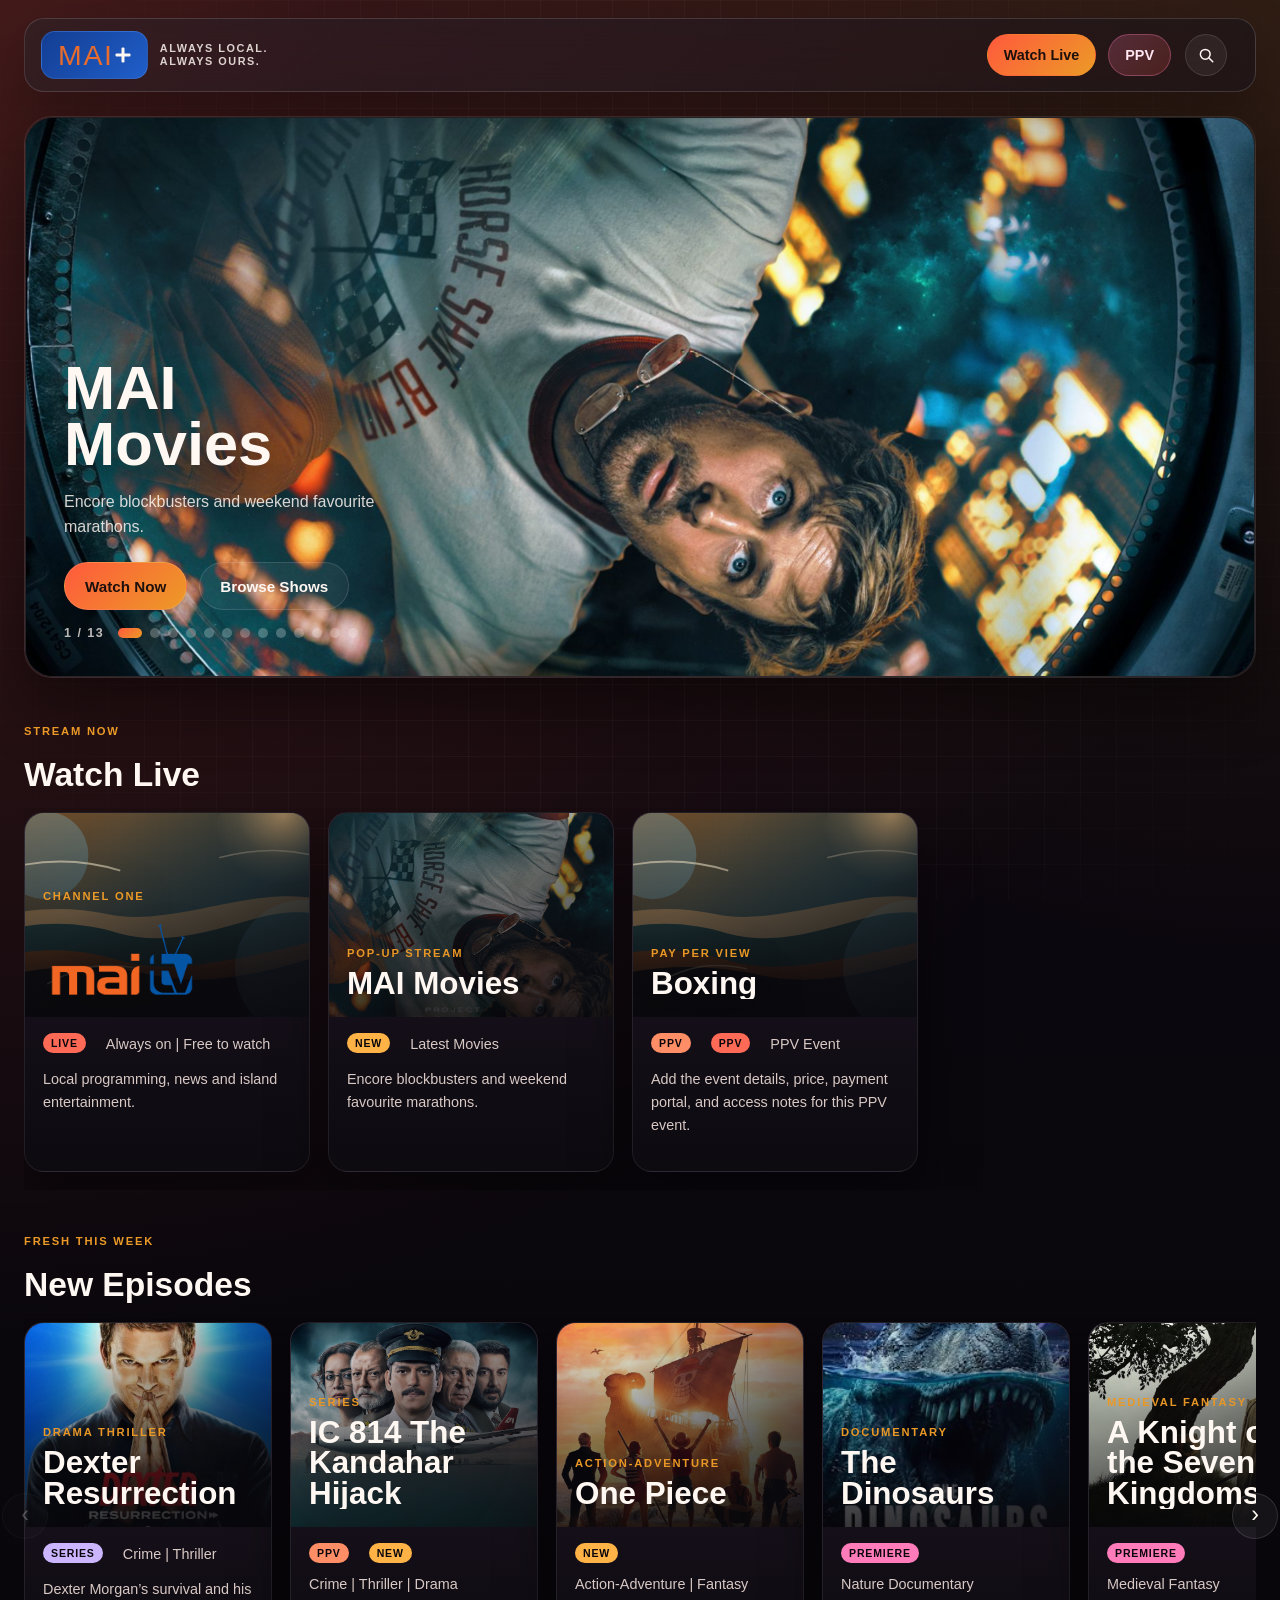
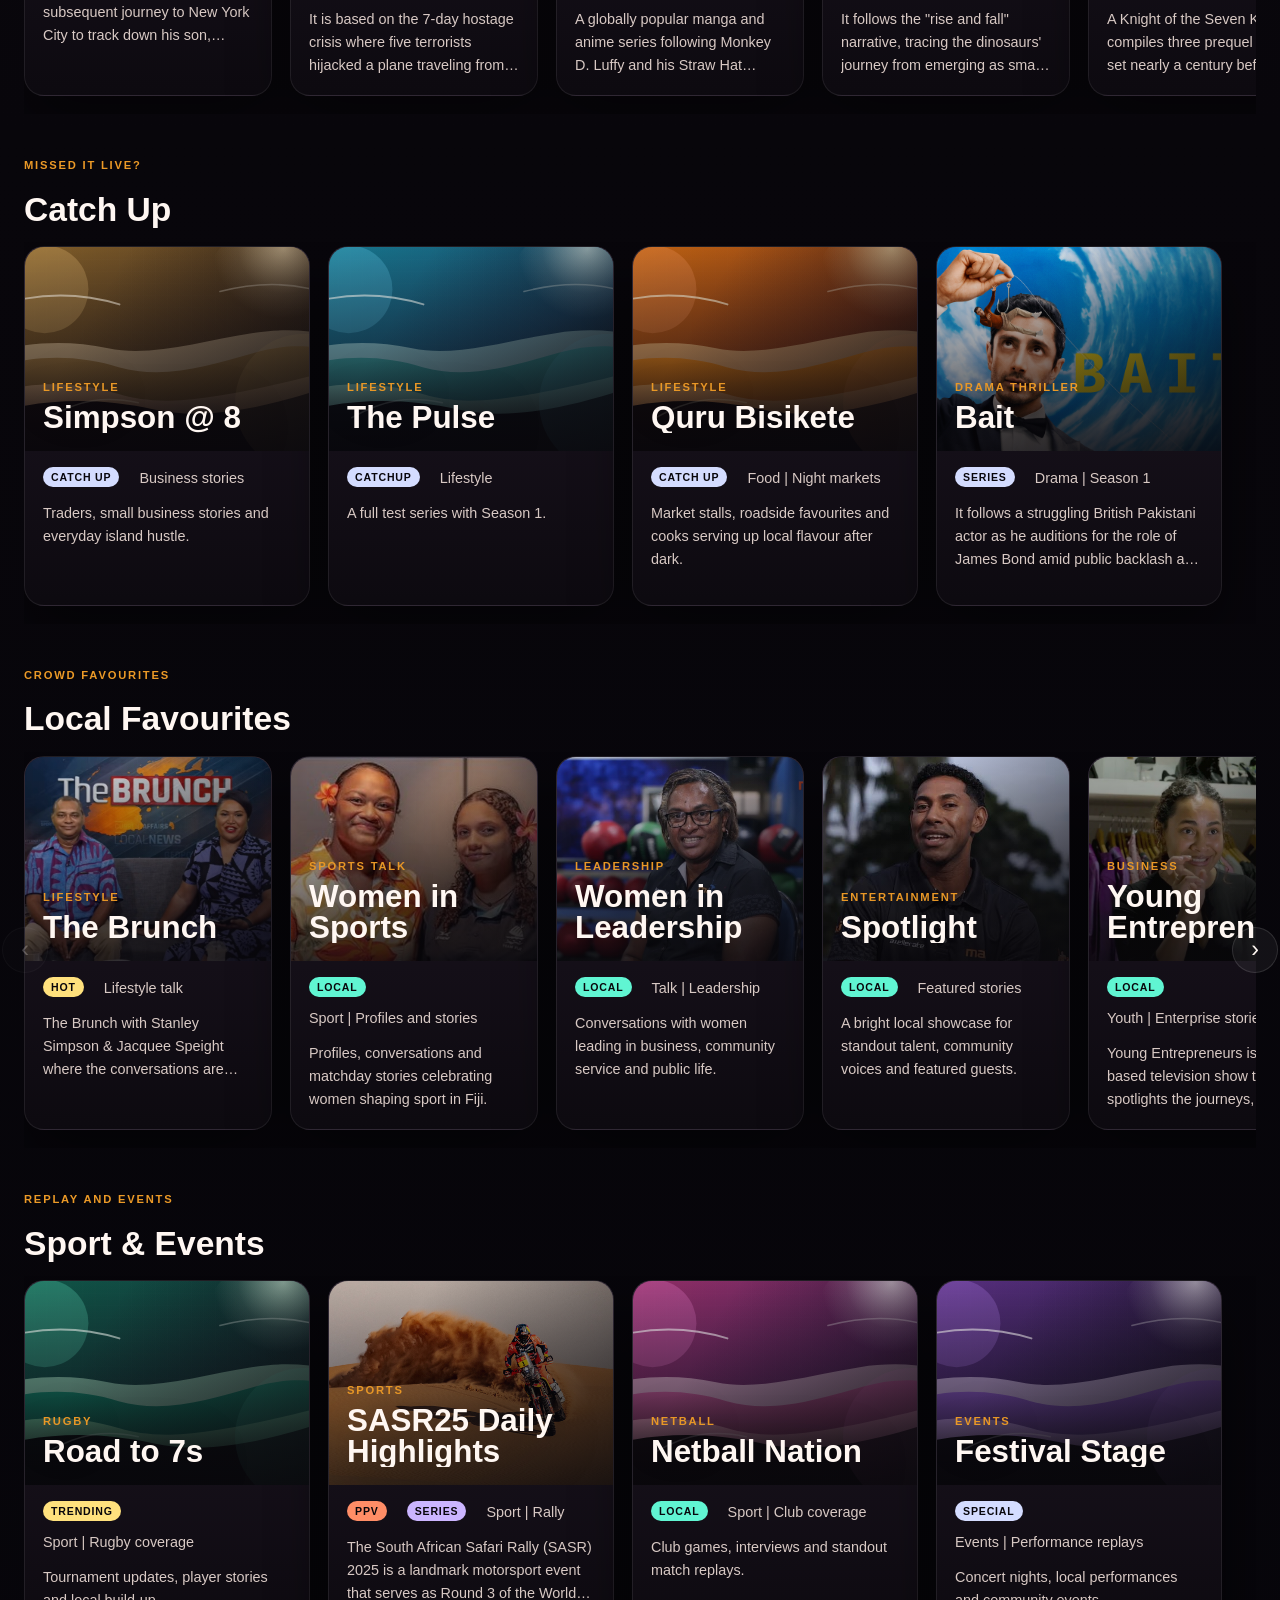
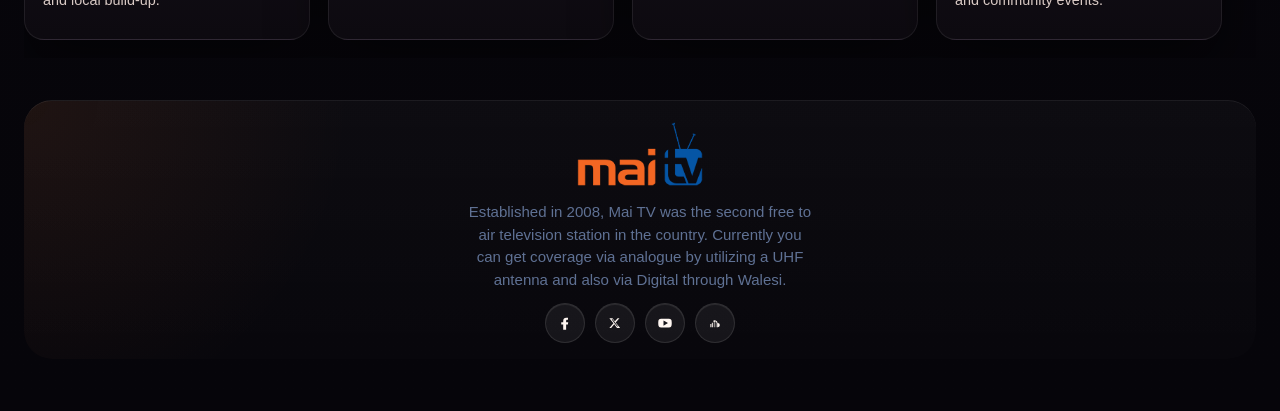
<file: index.html>
<!DOCTYPE html>
<html lang="en">
  <head>
    <meta charset="UTF-8" />
    <meta name="viewport" content="width=device-width, initial-scale=1.0" />
    <title>MAI+ | Watch Local Stories</title>
    <link rel="stylesheet" href="./styles.css?v=20260413j" />
  </head>
  <body>
    <div class="page-shell">
      <header class="topbar">
        <a class="brand" href="#" aria-label="MAI+ home">
          <span class="brand__badge">
            <span class="brand__text">MAI</span><span class="brand__logo-plus">+</span>
          </span>
          <span class="brand__tagline" aria-hidden="true">
            <span>Always local.</span>
            <span>Always ours.</span>
          </span>
        </a>

        <nav class="topbar__actions" aria-label="Primary">
          <a class="nav-link nav-link--primary" href="./live.html?channel=mai-tv">Watch Live</a>
          <a class="nav-link nav-link--ppv" href="#ppv-events">PPV</a>
          <div class="search-panel search-panel--nav" id="search-panel">
            <button
              class="search-panel__toggle"
              id="search-toggle"
              type="button"
              aria-label="Open search"
              aria-expanded="false"
              aria-controls="show-search"
            >
              <svg viewBox="0 0 24 24" aria-hidden="true" focusable="false">
                <circle cx="11" cy="11" r="6.5"></circle>
                <path d="M16 16L21 21"></path>
              </svg>
            </button>
            <div class="search-panel__field">
              <input
                class="search-panel__input"
                id="show-search"
                type="search"
                placeholder="Search news, sport, church, music or show names"
              />
            </div>
          </div>
        </nav>
      </header>

      <main class="stream-home">
        <section class="hero">
          <div class="hero-layout">
            <article class="feature-panel" aria-label="Featured local content">
              <div class="feature-panel__visual">
                <div class="feature-panel__media" aria-hidden="true"></div>
                <div class="feature-panel__content">
                  <h1 class="feature-panel__title">SASR25 DAILY HIGHLIGHTS</h1>
                  <p class="feature-panel__tease">
                    Featured local viewing, replay highlights and full series in one place.
                  </p>
                  <div class="hero__buttons">
                    <a class="button button--primary" id="featured-watch-link" href="#watch-live"
                      >Watch Now</a
                    >
                    <a class="button button--secondary" href="#sections-root">Browse Shows</a>
                  </div>
                  <div class="feature-panel__controls">
                    <span class="feature-panel__count" id="feature-panel-count">1 / 1</span>
                    <div class="feature-panel__dots" id="feature-panel-dots" aria-label="Featured title slides"></div>
                  </div>
                </div>
              </div>
            </article>
          </div>
        </section>
        <div id="sections-root" aria-live="polite"></div>

        <section class="footer-panel" id="site-footer">
          <img
            class="footer-panel__logo"
            src="./images/MaiTV-logo-small.png"
            alt="Mai TV"
            loading="lazy"
          />
          <p class="footer-panel__copy" id="footer-panel-copy">
            Established in 2008, Mai TV was the second free to air television station in the country.
            Currently you can get coverage via analogue by utilizing a UHF antenna and also via Digital through Walesi.
          </p>
          <div class="footer-panel__socials" id="footer-social-links" aria-label="Mai TV social channels"></div>
        </section>
      </main>
    </div>
    <script src="./site-content.js"></script>
    <script src="./data.js?v=20260413i"></script>
    <script src="./main.js?v=20260413j"></script>
  </body>
</html>
</file>
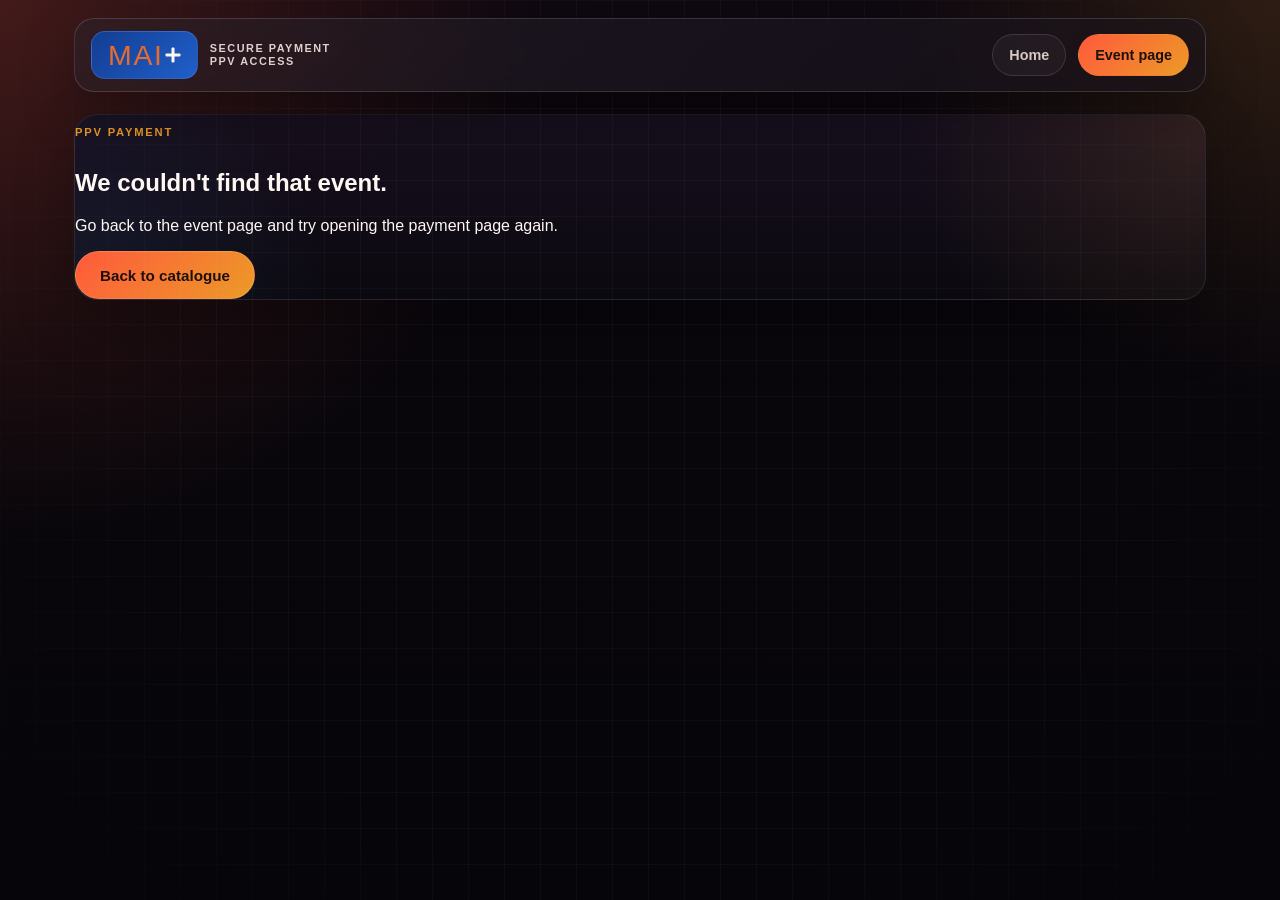
<file: checkout.html>
<!DOCTYPE html>
<html lang="en">
  <head>
    <meta charset="UTF-8" />
    <meta name="viewport" content="width=device-width, initial-scale=1.0" />
    <title>MAI+ | PPV Payment</title>
    <link rel="stylesheet" href="./styles.css?v=20260413ppv1" />
  </head>
  <body class="checkout-page checkout-page--simple">
    <div class="page-shell payment-page-shell">
      <header class="topbar">
        <a class="brand" href="./index.html" aria-label="MAI+ home">
          <span class="brand__badge">
            <span class="brand__text">MAI</span><span class="brand__logo-plus">+</span>
          </span>
          <span class="brand__tagline" aria-hidden="true">
            <span>Secure payment</span>
            <span>PPV access</span>
          </span>
        </a>

        <nav class="topbar__actions" aria-label="Primary">
          <a class="nav-link" href="./index.html">Home</a>
          <a class="nav-link nav-link--primary" id="checkout-back-link" href="./watch.html">Event page</a>
        </nav>
      </header>

      <main class="simple-checkout-layout" id="simple-checkout-root" aria-live="polite"></main>
    </div>
    <script src="./site-content.js"></script>
    <script src="./data.js?v=20260413i"></script>
    <script src="./checkout.js?v=20260413ppv1"></script>
  </body>
</html>
</file>
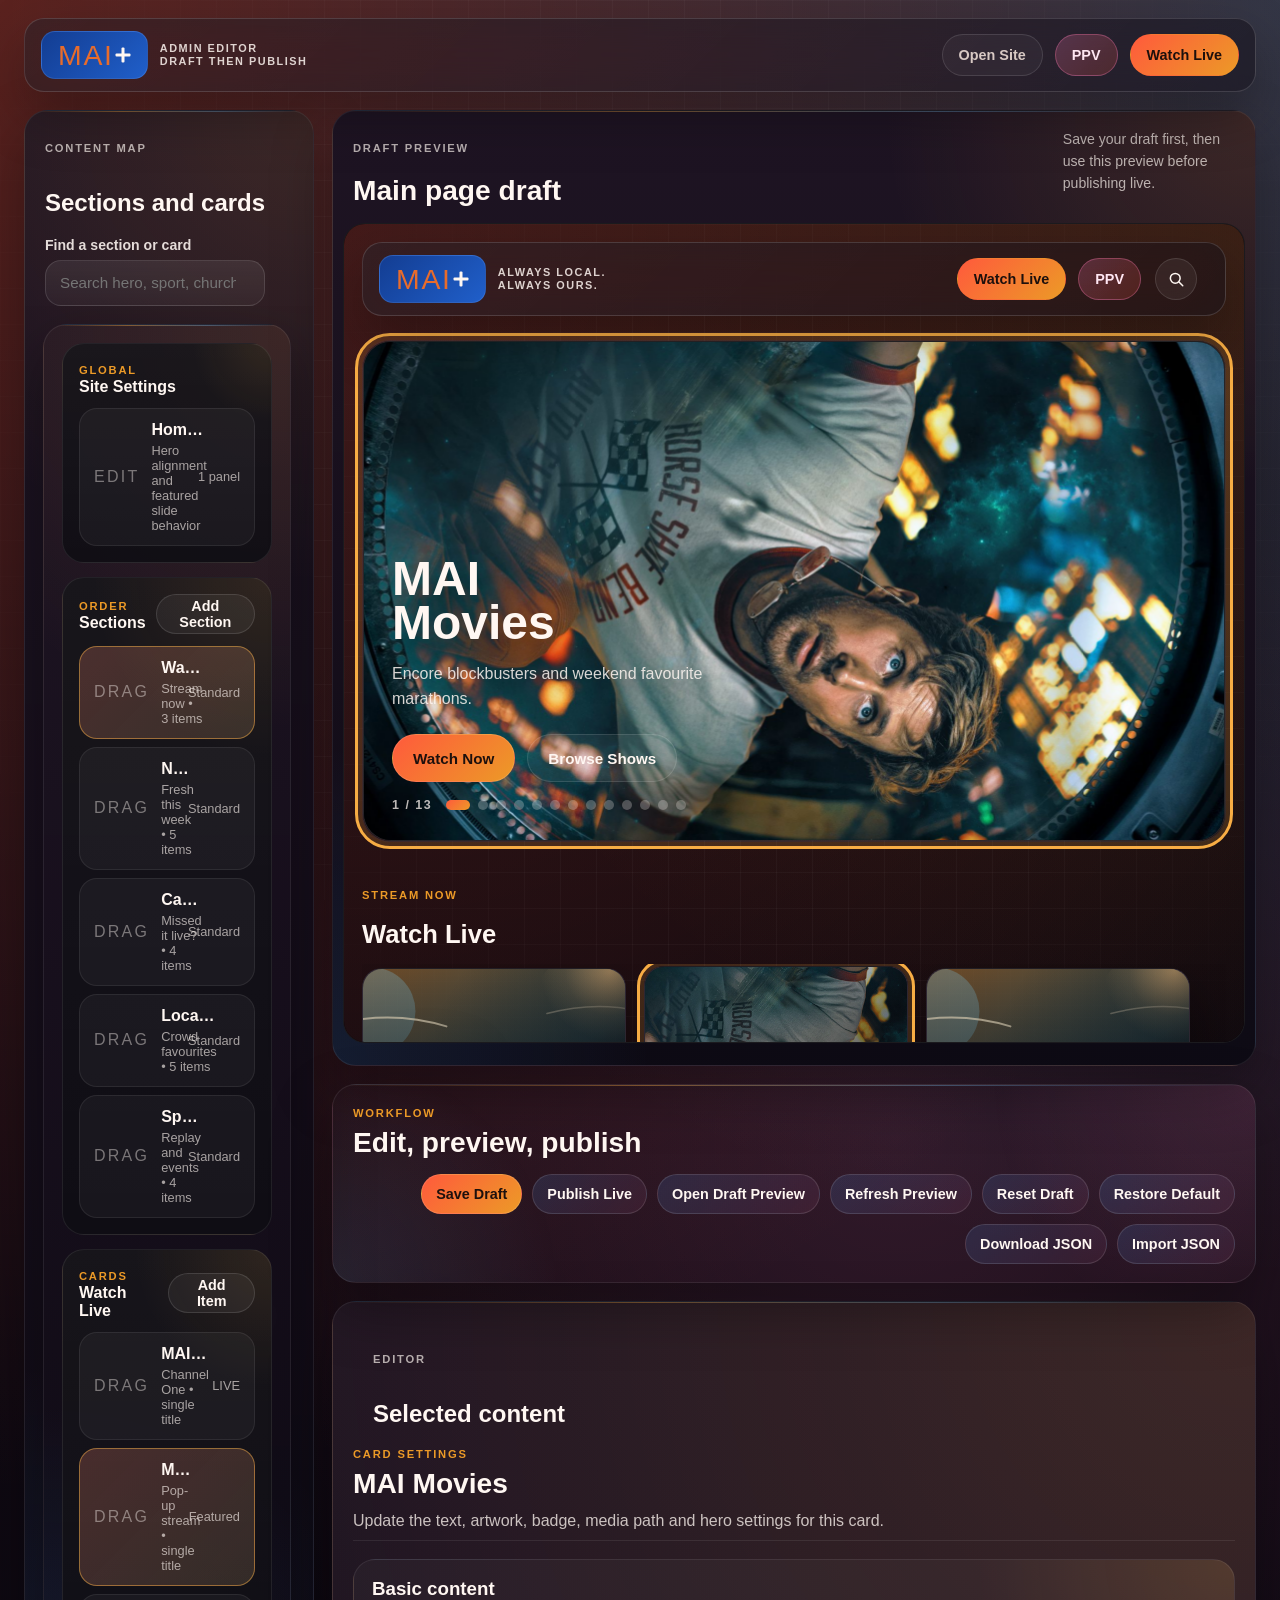
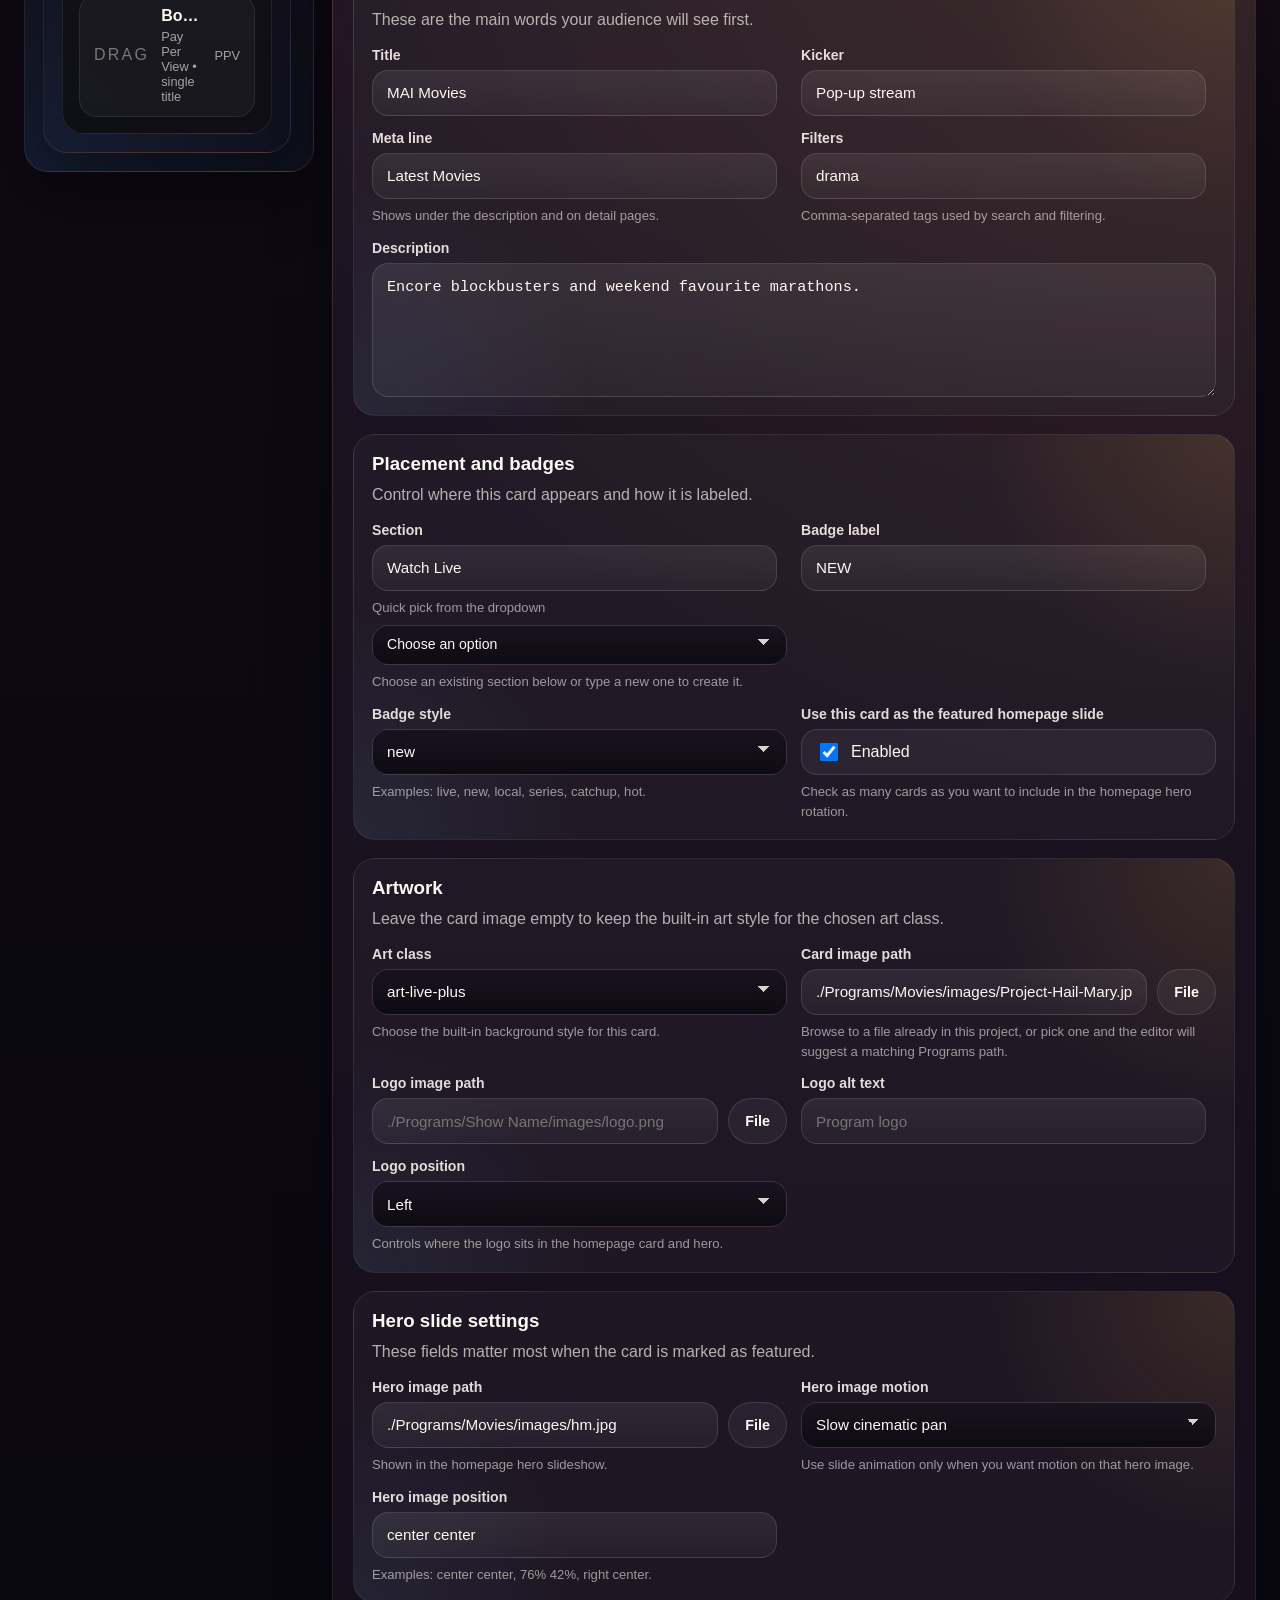
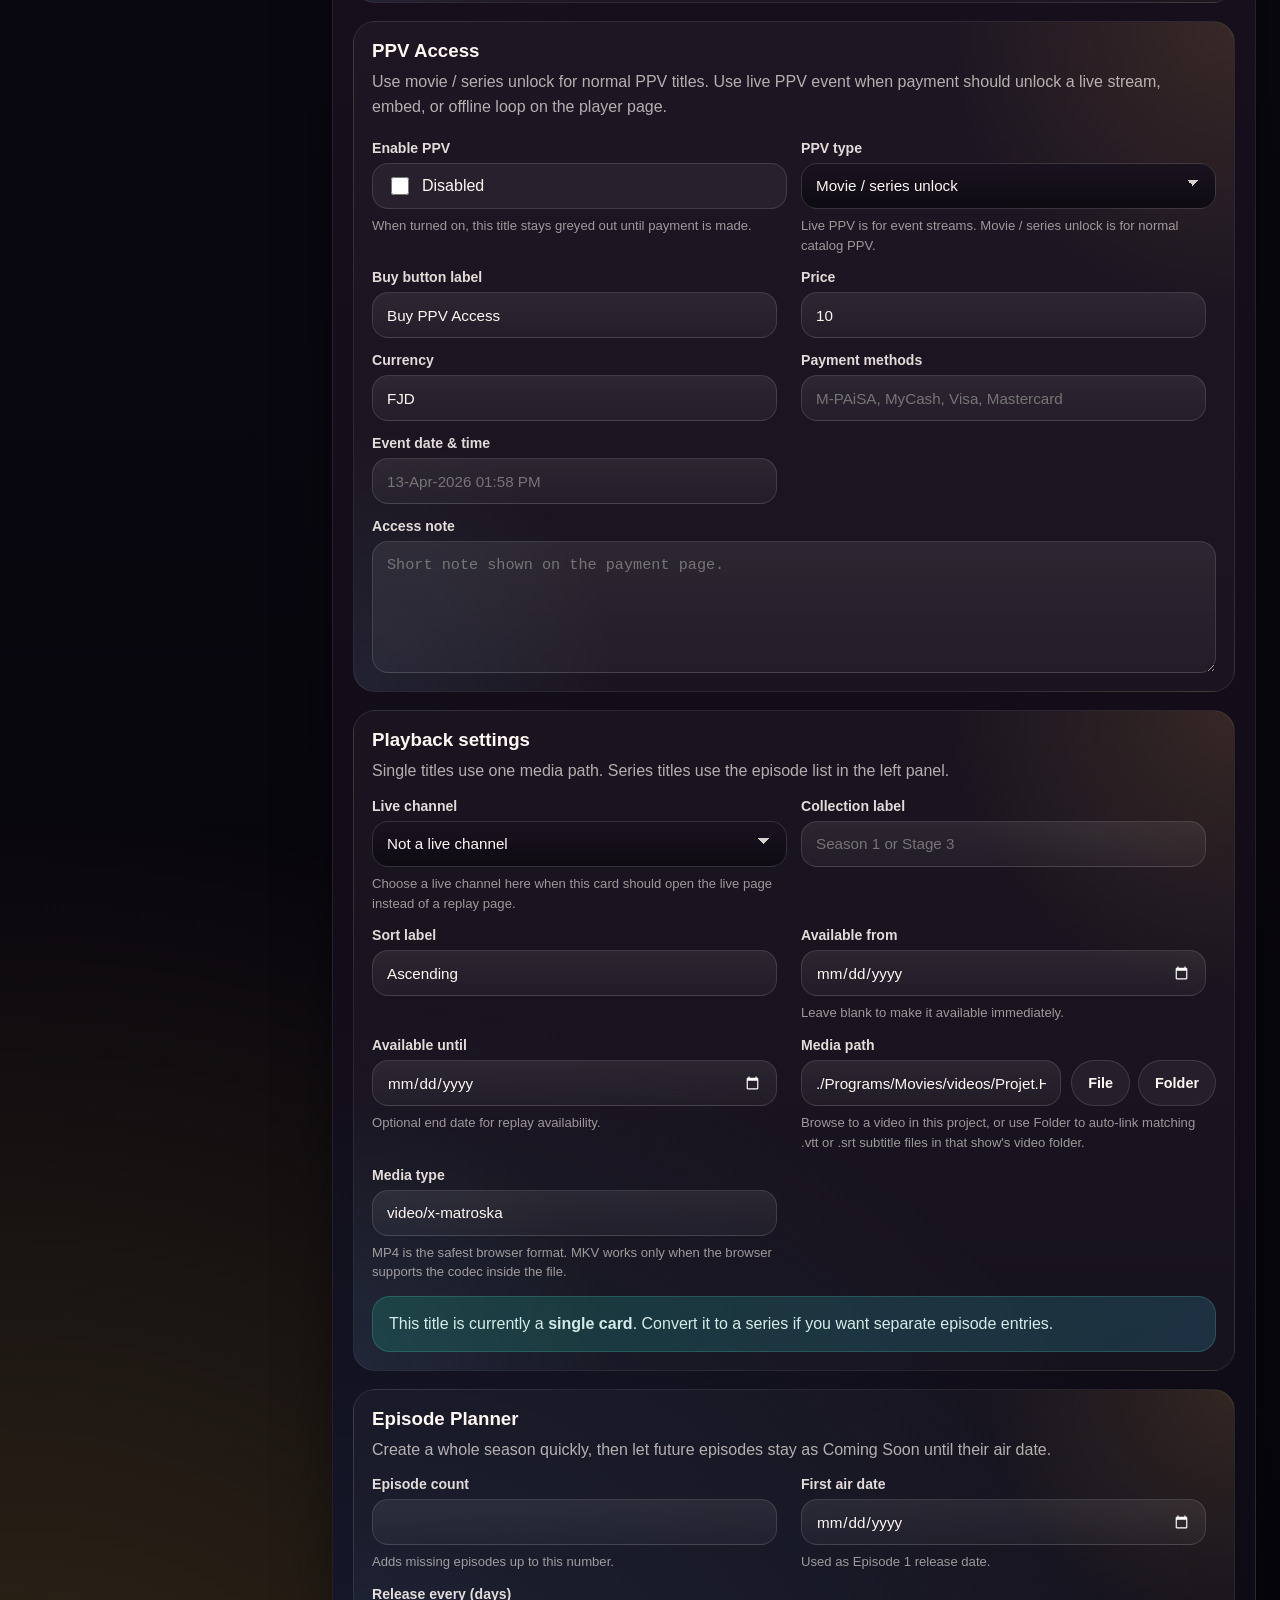
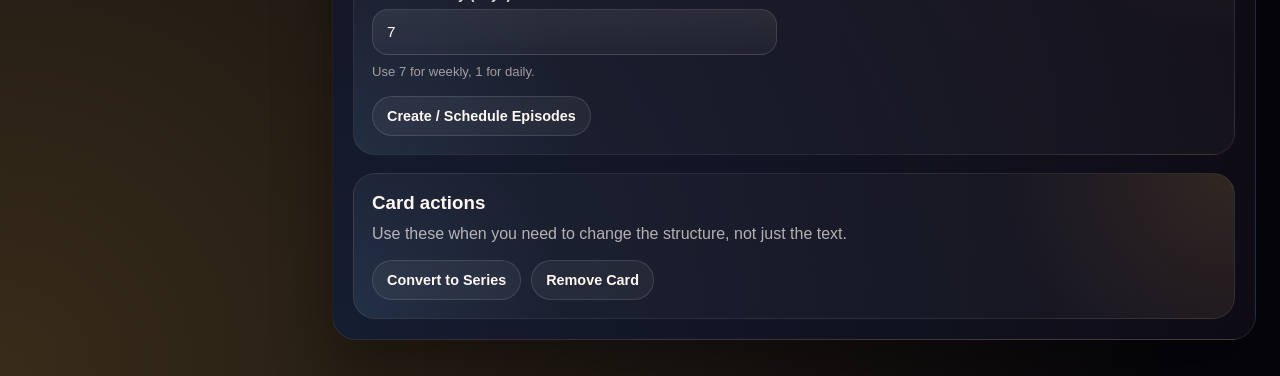
<file: editor.html>
<!DOCTYPE html>
<html lang="en">
  <head>
    <meta charset="UTF-8" />
    <meta name="viewport" content="width=device-width, initial-scale=1.0" />
    <title>MAI+ | Admin Editor</title>
    <link rel="stylesheet" href="./styles.css?v=20260413j" />
    <link rel="stylesheet" href="./editor.css?v=20260413j" />
  </head>
  <body class="editor-page">
    <div class="page-shell editor-page-shell">
      <header class="topbar">
        <a class="brand" href="./editor.html" aria-label="MAI+ admin home">
          <span class="brand__badge">
            <span class="brand__text">MAI</span><span class="brand__logo-plus">+</span>
          </span>
          <span class="brand__tagline" aria-hidden="true">
            <span>Admin editor</span>
            <span>Draft then publish</span>
          </span>
        </a>

        <nav class="topbar__actions" aria-label="Primary">
          <a class="nav-link" id="editor-open-site-link" href="./index.html?editorPreview=1" target="_blank" rel="noopener">Open Site</a>
          <a class="nav-link nav-link--ppv" href="./index.html?editorPreview=1#ppv-events" target="_blank" rel="noopener">PPV</a>
          <a class="nav-link nav-link--primary" id="editor-watch-live-link" href="./live.html?channel=mai-tv&editorPreview=1" target="_blank" rel="noopener">Watch Live</a>
        </nav>
      </header>

      <main class="editor-layout">
        <aside class="editor-sidebar">
          <section class="editor-panel editor-admin__outline-panel">
            <div class="editor-panel__header">
              <div>
                <p class="section-heading__eyebrow">Content map</p>
                <h2>Sections and cards</h2>
                <label class="editor-field editor-field--compact editor-field--search">
                  <span class="editor-field__label">Find a section or card</span>
                  <input
                    class="editor-input"
                    id="editor-search-input"
                    type="search"
                    placeholder="Search hero, sport, church, SASR25..."
                  />
                </label>
              </div>
            </div>
            <div class="editor-admin__body">
              <div id="editor-outline" class="editor-outline-section"></div>
            </div>
          </section>
        </aside>

        <section class="editor-preview">
          <article class="editor-panel editor-preview__panel">
            <div class="editor-panel__header">
              <div>
                <p class="section-heading__eyebrow">Draft preview</p>
                <h2>Main page draft</h2>
              </div>
              <p class="editor-preview__copy">
                Save your draft first, then use this preview before publishing live.
              </p>
            </div>
            <iframe
              id="editor-preview-frame"
              class="editor-preview__frame"
              title="MAI+ draft preview"
              data-preview-src="./index.html"
            ></iframe>
          </article>
        </section>

        <section class="editor-workspace">
          <section class="editor-toolbar editor-panel">
            <div>
              <p class="section-heading__eyebrow">Workflow</p>
              <h2>Edit, preview, publish</h2>
            </div>

            <div class="editor-toolbar__actions">
              <button class="button button--primary button--small" id="save-draft-button" type="button">Save Draft</button>
              <button class="button button--secondary button--small" id="publish-button" type="button">Publish Live</button>
              <button class="button button--secondary button--small" id="open-preview-button" type="button">Open Draft Preview</button>
              <button class="button button--secondary button--small" id="reload-preview-button" type="button">Refresh Preview</button>
              <button class="button button--secondary button--small" id="reset-draft-button" type="button">Reset Draft</button>
              <button class="button button--secondary button--small" id="restore-default-button" type="button">Restore Default</button>
              <button class="button button--secondary button--small" id="download-backup-button" type="button">Download JSON</button>
              <button class="button button--secondary button--small" id="import-backup-button" type="button">Import JSON</button>
            </div>
          </section>

          <section class="editor-panel editor-form-panel">
            <div class="editor-panel__header">
              <div>
                <p class="section-heading__eyebrow">Editor</p>
                <h2>Selected content</h2>
              </div>
            </div>
            <div id="editor-form"></div>
          </section>
        </section>
      </main>
    </div>

    <input id="import-backup-input" type="file" accept="application/json,.json" hidden />
    <input id="editor-media-browse-input" type="file" accept="video/*,image/*,.mkv,.mp4,.webm,.mov,.m3u8,.jpg,.jpeg,.png,.webp" hidden />
    <input id="editor-media-folder-input" type="file" webkitdirectory directory multiple hidden />
    <input
      id="editor-schedule-upload-input"
      type="file"
      accept=".csv,.xlsx,text/csv,application/vnd.openxmlformats-officedocument.spreadsheetml.sheet"
      hidden
    />

    <script src="./site-content.js"></script>
    <script src="./data.js?v=20260413i"></script>
    <script src="./xlsx-reader.js?v=20260409h"></script>
    <script src="./editor.js?v=20260413j"></script>
  </body>
</html>
</file>
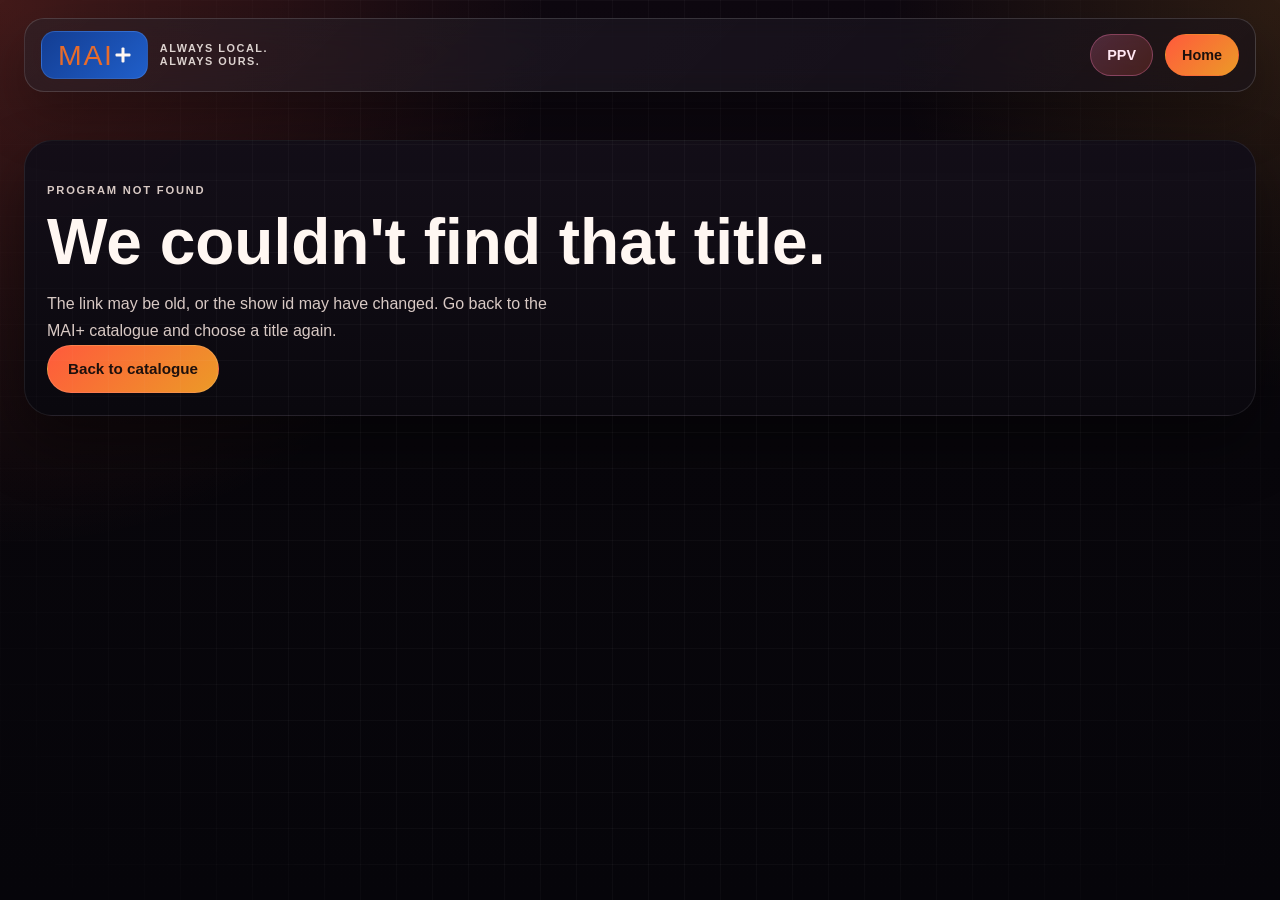
<file: watch.html>
<!DOCTYPE html>
<html lang="en">
  <head>
    <meta charset="UTF-8" />
    <meta name="viewport" content="width=device-width, initial-scale=1.0" />
    <title>MAI+ | Watch</title>
    <link rel="stylesheet" href="./styles.css?v=20260413j" />
  </head>
  <body class="watch-page">
    <div class="page-shell">
      <header class="topbar">
        <a class="brand" href="./index.html" aria-label="MAI+ home">
          <span class="brand__badge">
            <span class="brand__text">MAI</span><span class="brand__logo-plus">+</span>
          </span>
          <span class="brand__tagline" aria-hidden="true">
            <span>Always local.</span>
            <span>Always ours.</span>
          </span>
        </a>

        <nav class="topbar__actions" aria-label="Primary">
          <a class="nav-link nav-link--ppv" href="./index.html#ppv-events">PPV</a>
          <a class="nav-link nav-link--primary" href="./index.html">Home</a>
        </nav>
      </header>

      <main class="watch-layout" id="watch-root" aria-live="polite"></main>
    </div>
    <script src="./site-content.js"></script>
    <script src="./data.js?v=20260413i"></script>
    <script src="./watch.js?v=20260413h"></script>
  </body>
</html>
</file>
<file: styles.css>
:root {
  --bg: #08060b;
  --bg-start: #0e0810;
  --bg-mid: #08060b;
  --bg-end: #06050a;
  --glow-1: rgba(255, 90, 60, 0.22);
  --glow-2: rgba(255, 179, 71, 0.14);
  --panel: rgba(18, 13, 22, 0.88);
  --panel-strong: rgba(27, 18, 30, 0.96);
  --card: rgba(19, 15, 24, 0.94);
  --card-border: rgba(255, 255, 255, 0.08);
  --text: #fff7f2;
  --muted: #d8c9c4;
  --soft: #9d9197;
  --accent: #ff5a3c;
  --accent-2: #ec9a27;
  --accent-3: #db3f10;
  --teal: #1b8a70;
  --pink: #ff7bb9;
  --display-font: "Bahnschrift SemiBold", "Franklin Gothic Demi", "Segoe UI", sans-serif;
  --body-font: "Segoe UI Variable", "Segoe UI", "Trebuchet MS", sans-serif;
  --radius-xl: 28px;
  --radius-lg: 22px;
  --radius-md: 18px;
  --shadow: 0 28px 60px rgba(0, 0, 0, 0.45);
}

* {
  box-sizing: border-box;
}

html {
  scroll-behavior: smooth;
  overflow-x: hidden;
}

body {
  margin: 0;
  min-height: 100vh;
  overflow-x: hidden;
  background:
    radial-gradient(circle at top left, var(--glow-1), transparent 35%),
    radial-gradient(circle at top right, var(--glow-2), transparent 25%),
    linear-gradient(180deg, var(--bg-start) 0%, var(--bg-mid) 48%, var(--bg-end) 100%);
  color: var(--text);
  font-family: var(--body-font);
}

body::before {
  content: "";
  position: fixed;
  inset: 0;
  pointer-events: none;
  background-image:
    linear-gradient(rgba(255, 255, 255, 0.03) 1px, transparent 1px),
    linear-gradient(90deg, rgba(255, 255, 255, 0.03) 1px, transparent 1px);
  background-size: 36px 36px;
  mask-image: radial-gradient(circle at center, black 55%, transparent 100%);
}

a {
  color: inherit;
  text-decoration: none;
}

button,
input {
  font: inherit;
}

.page-shell {
  width: min(1600px, 100%);
  margin: 0 auto;
  padding: 18px 24px 52px;
}

.topbar {
  position: sticky;
  top: 12px;
  z-index: 10;
  display: flex;
  align-items: center;
  justify-content: space-between;
  gap: 18px;
  padding: 12px 16px;
  border: 1px solid rgba(255, 255, 255, 0.14);
  border-radius: 20px;
  background:
    linear-gradient(135deg, rgba(255, 255, 255, 0.06), rgba(255, 255, 255, 0.02)),
    rgba(14, 11, 19, 0.58);
  backdrop-filter: blur(26px) saturate(160%);
  box-shadow: 0 24px 54px rgba(0, 0, 0, 0.28);
}

.brand {
  display: inline-flex;
  align-items: center;
  gap: 12px;
  font-family: var(--display-font);
  font-size: 1.7rem;
  letter-spacing: 0.08em;
  text-transform: uppercase;
}

.brand__badge {
  display: inline-flex;
  align-items: center;
  justify-content: center;
  gap: 3px;
  height: 48px;
  padding: 0 16px;
  border-radius: 14px;
  border: 1px solid rgba(116, 168, 245, 0.24);
  background: linear-gradient(135deg, #133d92 0%, #205fca 100%);
  color: #e86c2b;
}

.brand__text {
  display: inline-flex;
  align-items: center;
  font-family: var(--display-font);
  letter-spacing: 0.06em;
  font-size: 1.78rem;
  line-height: 1;
  color: #e86c2b;
}

.brand__logo-plus {
  position: relative;
  display: inline-flex;
  align-items: center;
  justify-content: center;
  align-self: center;
  width: 15px;
  height: 15px;
  margin-left: -1px;
  font-size: 0;
  line-height: 0;
}

.brand__logo-plus::before,
.brand__logo-plus::after {
  content: "";
  position: absolute;
  left: 50%;
  top: 50%;
  background: #fff7f2;
  transform: translate(-50%, -50%);
  border-radius: 1px;
}

.brand__logo-plus::before {
  width: 15px;
  height: 3px;
}

.brand__logo-plus::after {
  width: 3px;
  height: 15px;
}

.brand__tagline {
  display: inline-flex;
  flex-direction: column;
  justify-content: center;
  gap: 2px;
  color: rgba(255, 247, 242, 0.84);
  font-family: var(--body-font);
  font-size: 0.68rem;
  font-weight: 700;
  letter-spacing: 0.14em;
  line-height: 1.05;
  text-transform: uppercase;
  white-space: nowrap;
}

.brand__tagline span {
  display: block;
}

.topbar__actions {
  display: flex;
  flex-wrap: wrap;
  align-items: center;
  justify-content: flex-end;
  gap: 12px;
}

.nav-link {
  display: inline-flex;
  align-items: center;
  justify-content: center;
  min-height: 42px;
  padding: 0 16px;
  border-radius: 999px;
  border: 1px solid rgba(255, 255, 255, 0.12);
  background: rgba(255, 255, 255, 0.04);
  color: var(--muted);
  font-size: 0.9rem;
  font-weight: 600;
  transition:
    transform 180ms ease,
    border-color 180ms ease,
    color 180ms ease,
    background 180ms ease;
}

.nav-link:hover,
.nav-link:focus-visible,
.button:hover,
.button:focus-visible,
.show-card:hover,
.show-card:focus-within {
  transform: translateY(-2px);
}

.nav-link--primary,
.button--primary {
  background: linear-gradient(135deg, var(--accent) 0%, var(--accent-2) 100%);
  border-color: transparent;
  color: #1d100d;
  font-weight: 700;
}

.nav-link--ppv {
  border-color: rgba(255, 123, 185, 0.34);
  background: linear-gradient(135deg, rgba(255, 123, 185, 0.22), rgba(255, 90, 60, 0.18));
  color: #ffe6f2;
}

.content-section__anchor {
  display: block;
  position: relative;
  top: -96px;
  visibility: hidden;
}

.stream-home {
  display: grid;
  width: 100%;
  min-width: 0;
}

.stream-home > * {
  min-width: 0;
}

#sections-root {
  display: grid;
  gap: 2px;
  min-width: 0;
}

.hero {
  padding: 24px 0 18px;
}

.hero-layout {
  display: block;
  min-width: 0;
}

.eyebrow,
.section-heading__eyebrow,
.show-card__kicker {
  display: inline-block;
  text-transform: uppercase;
  letter-spacing: 0.16em;
  font-size: 0.7rem;
  font-weight: 700;
  color: var(--accent-2);
}

.feature-panel__title,
.section-heading h2,
.footer-panel h2 {
  margin: 10px 0 0;
  font-family: var(--display-font);
  line-height: 0.96;
}

.hero__buttons {
  display: flex;
  flex-wrap: wrap;
  gap: 12px;
  margin-top: 22px;
}

.button {
  display: inline-flex;
  align-items: center;
  justify-content: center;
  font-family: var(--body-font);
  min-height: 48px;
  padding: 0 20px;
  border-radius: 999px;
  border: 1px solid rgba(255, 255, 255, 0.12);
  font-size: 0.95rem;
  font-weight: 700;
  transition:
    transform 180ms ease,
    box-shadow 180ms ease,
    border-color 180ms ease;
}

.button--secondary {
  background: rgba(255, 255, 255, 0.05);
  color: var(--text);
}

.button--small {
  min-height: 40px;
  padding: 0 14px;
  font-size: 0.9rem;
}

.feature-panel {
  position: relative;
  min-width: 0;
  min-height: 0;
  border-radius: var(--radius-xl);
  border: 1px solid rgba(255, 255, 255, 0.1);
  padding: 0;
  background: transparent;
  box-shadow: var(--shadow);
  animation: rise-in 820ms ease 100ms both;
}

.feature-panel__visual {
  position: relative;
  overflow: hidden;
  isolation: isolate;
  width: 100%;
  max-width: 100%;
  min-height: 560px;
  border-radius: var(--radius-xl);
  border: 1px solid rgba(255, 255, 255, 0.12);
  --feature-image-position: center center;
  background:
    radial-gradient(circle at 24% 20%, rgba(255, 179, 71, 0.18), transparent 24%),
    radial-gradient(circle at 82% 12%, rgba(96, 245, 210, 0.16), transparent 20%),
    linear-gradient(135deg, #341717 0%, #1b2031 52%, #09080d 100%);
}

.feature-panel__media {
  position: absolute;
  inset: -2%;
  z-index: 0;
  border-radius: inherit;
  opacity: 0;
  background-image: var(--poster-image);
  background-size: cover;
  background-position: var(--feature-image-position);
  transform: scale(1.04);
  transform-origin: center;
  transition: opacity 360ms ease;
  will-change: transform;
}

.feature-panel__visual.has-image {
  background:
    linear-gradient(180deg, rgba(6, 6, 10, 0.14), rgba(6, 6, 10, 0.78)),
    linear-gradient(
      90deg,
      rgba(6, 6, 10, 0.82) 0%,
      rgba(6, 6, 10, 0.42) 35%,
      rgba(6, 6, 10, 0.08) 68%,
      rgba(6, 6, 10, 0.72) 100%
    );
}

.feature-panel__visual.has-image.has-feature-photo {
  background:
    linear-gradient(180deg, rgba(6, 6, 10, 0.14), rgba(6, 6, 10, 0.82)),
    linear-gradient(
      90deg,
      rgba(6, 6, 10, 0.88) 0%,
      rgba(6, 6, 10, 0.64) 28%,
      rgba(6, 6, 10, 0.18) 58%,
      rgba(6, 6, 10, 0.76) 100%
    );
}

.feature-panel__visual.has-image .feature-panel__media {
  opacity: 1;
}

.feature-panel__visual.has-feature-motion[data-feature-motion="sasr25-pan"] .feature-panel__media {
  animation: sasr25-slide-pan 9s ease-in-out infinite alternate;
  transform-origin: 76% 44%;
}

.feature-panel__visual::before,
.feature-panel__visual::after {
  content: "";
  position: absolute;
  border-radius: 999px;
  opacity: 0.9;
}

.feature-panel__visual.has-image::before,
.feature-panel__visual.has-image::after {
  opacity: 0;
}

.feature-panel__visual::before {
  width: 420px;
  height: 420px;
  right: -100px;
  top: 8px;
  background: linear-gradient(180deg, rgba(255, 255, 255, 0.18), rgba(255, 255, 255, 0));
  transform: rotate(-12deg);
}

.feature-panel__visual::after {
  width: 100%;
  height: 46%;
  left: 0;
  bottom: 0;
  border-radius: 0;
  background: linear-gradient(180deg, rgba(8, 8, 12, 0), rgba(8, 8, 12, 0.94));
  border: 0;
}

.feature-panel__content {
  position: absolute;
  inset: auto auto 0 0;
  z-index: 1;
  display: flex;
  flex-direction: column;
  align-items: flex-start;
  justify-content: flex-end;
  max-width: min(560px, calc(100% - 68px));
  padding: 42px 38px 36px;
}

.feature-panel[data-hero-align="center"] .feature-panel__content {
  left: 50%;
  transform: translateX(-50%);
  align-items: center;
  text-align: center;
}

.feature-panel[data-hero-align="right"] .feature-panel__content {
  inset: auto 0 0 auto;
  align-items: flex-end;
  text-align: right;
}

.feature-panel[data-hero-align="center"] .feature-panel__tease,
.feature-panel[data-hero-align="right"] .feature-panel__tease {
  max-width: 42ch;
}

.feature-panel[data-hero-align="center"] .feature-panel__controls,
.feature-panel[data-hero-align="center"] .hero__buttons {
  justify-content: center;
}

.feature-panel[data-hero-align="right"] .feature-panel__controls,
.feature-panel[data-hero-align="right"] .hero__buttons {
  justify-content: flex-end;
}

.feature-panel__title {
  margin: 0;
  max-width: 9ch;
  font-family: var(--display-font);
  font-size: clamp(3rem, 4.8vw, 4.8rem);
  line-height: 0.92;
  text-shadow: 0 16px 28px rgba(0, 0, 0, 0.5);
}

.feature-panel__logo {
  display: block;
  width: min(420px, 80vw);
  max-width: 100%;
  height: auto;
  object-fit: contain;
  filter: drop-shadow(0 16px 28px rgba(0, 0, 0, 0.36));
}

.feature-panel__logo[data-logo-position="center"],
.show-card__logo[data-logo-position="center"] {
  margin-inline: auto;
}

.feature-panel__logo[data-logo-position="right"],
.show-card__logo[data-logo-position="right"] {
  margin-left: auto;
}

.feature-panel__tease {
  max-width: 36ch;
  margin: 16px 0 0;
  color: rgba(255, 247, 242, 0.84);
  font-family: var(--body-font);
  font-size: 1rem;
  line-height: 1.6;
  text-shadow: 0 10px 18px rgba(0, 0, 0, 0.36);
}

.feature-panel__controls {
  display: flex;
  align-items: center;
  justify-content: flex-start;
  gap: 14px;
  margin-top: 16px;
}

.feature-panel__count {
  color: rgba(255, 247, 242, 0.74);
  font-family: var(--body-font);
  font-size: 0.78rem;
  font-weight: 600;
  letter-spacing: 0.12em;
  text-transform: uppercase;
}

.feature-panel__dots {
  display: inline-flex;
  align-items: center;
  gap: 8px;
}

.feature-panel__dot {
  width: 10px;
  height: 10px;
  padding: 0;
  border: 0;
  border-radius: 999px;
  background: rgba(255, 247, 242, 0.26);
  cursor: pointer;
  transition:
    transform 180ms ease,
    background 180ms ease,
    opacity 180ms ease;
}

.feature-panel__dot:hover,
.feature-panel__dot:focus-visible {
  transform: scale(1.08);
  background: rgba(255, 247, 242, 0.58);
}

.feature-panel__dot.is-active {
  width: 24px;
  background: linear-gradient(135deg, var(--accent) 0%, var(--accent-2) 100%);
}

.search-panel {
  display: inline-flex;
  align-items: center;
  gap: 12px;
}

.search-panel--nav {
  margin-left: 2px;
}

.search-panel__toggle {
  display: inline-flex;
  align-items: center;
  justify-content: center;
  width: 42px;
  height: 42px;
  padding: 0;
  border: 1px solid rgba(255, 255, 255, 0.12);
  border-radius: 999px;
  background: rgba(255, 255, 255, 0.06);
  color: var(--text);
  cursor: pointer;
  transition:
    transform 180ms ease,
    border-color 180ms ease,
    background 180ms ease,
    box-shadow 180ms ease;
}

.search-panel__toggle:hover,
.search-panel__toggle:focus-visible {
  transform: translateY(-2px);
  border-color: rgba(255, 179, 71, 0.44);
  background: rgba(255, 255, 255, 0.1);
  box-shadow: 0 18px 32px rgba(0, 0, 0, 0.28);
}

.search-panel__toggle svg {
  width: 18px;
  height: 18px;
  fill: none;
  stroke: currentColor;
  stroke-width: 2;
  stroke-linecap: round;
  stroke-linejoin: round;
}

.search-panel__field {
  width: 0;
  overflow: hidden;
  opacity: 0;
  pointer-events: none;
  transition:
    width 220ms ease,
    opacity 160ms ease;
}

.search-panel.is-open .search-panel__field {
  width: min(calc(100vw - 140px), 460px);
  opacity: 1;
  pointer-events: auto;
}

.search-panel--nav.is-open .search-panel__field {
  width: min(calc(100vw - 320px), 320px);
}

.search-panel__input {
  width: min(calc(100vw - 140px), 460px);
  min-height: 42px;
  padding: 0 18px;
  border: 1px solid rgba(255, 255, 255, 0.1);
  border-radius: 999px;
  background: rgba(255, 255, 255, 0.06);
  color: var(--text);
  outline: none;
  font-size: 0.95rem;
}

.search-panel__input:focus {
  border-color: rgba(255, 179, 71, 0.65);
  background: rgba(255, 255, 255, 0.09);
  box-shadow: 0 0 0 4px rgba(255, 179, 71, 0.08);
}

.search-panel__input::placeholder {
  color: rgba(255, 247, 242, 0.5);
}

.search-panel--nav .search-panel__input {
  width: min(calc(100vw - 320px), 320px);
}

.content-section {
  margin-top: 0;
  min-width: 0;
  padding: 18px 0 14px;
  animation: rise-in 760ms ease both;
}

.section-heading {
  display: flex;
  align-items: end;
  justify-content: space-between;
  gap: 16px;
  margin-bottom: 16px;
}

.section-heading h2,
.footer-panel h2 {
  font-size: clamp(1.6rem, 2.8vw, 2.1rem);
  line-height: 1;
}

.section-heading__link {
  color: var(--accent-2);
  font-size: 0.88rem;
}

.card-rail-shell {
  position: relative;
  min-width: 0;
  overflow: visible;
}

.card-rail {
  display: grid;
  grid-auto-flow: column;
  grid-auto-columns: minmax(248px, 286px);
  align-items: stretch;
  gap: 18px;
  overflow-x: auto;
  width: 100%;
  max-width: 100%;
  min-width: 0;
  padding: 4px 0 18px;
  scroll-snap-type: x proximity;
  scroll-padding-inline: 2px;
  scrollbar-width: none;
  overscroll-behavior-x: contain;
  -webkit-overflow-scrolling: touch;
}

.card-rail::-webkit-scrollbar {
  display: none;
}

.card-rail--wide {
  grid-auto-columns: minmax(306px, 366px);
}

.card-rail__arrow {
  position: absolute;
  top: 50%;
  z-index: 2;
  display: inline-flex;
  align-items: center;
  justify-content: center;
  width: 46px;
  height: 46px;
  padding: 0;
  border: 1px solid rgba(255, 255, 255, 0.12);
  border-radius: 999px;
  background: rgba(255, 255, 255, 0.05);
  color: var(--text);
  cursor: pointer;
  transition:
    transform 180ms ease,
    border-color 180ms ease,
    background 180ms ease,
    opacity 180ms ease;
  transform: translateY(-50%);
}

.card-rail__arrow--prev {
  left: -22px;
}

.card-rail__arrow--next {
  right: -22px;
}

.card-rail__arrow:hover,
.card-rail__arrow:focus-visible {
  transform: translateY(calc(-50% - 2px));
  border-color: rgba(255, 179, 71, 0.42);
  background: rgba(255, 255, 255, 0.1);
}

.card-rail__arrow span {
  display: inline-block;
  font-size: 1.45rem;
  line-height: 1;
  transform: translateY(-1px);
}

.card-rail__arrow:disabled {
  opacity: 0.26;
  cursor: default;
  transform: translateY(-50%);
}

.card-rail-shell.is-static .card-rail__arrow {
  display: none;
}

.show-card {
  display: grid;
  grid-template-rows: 204px minmax(154px, auto);
  height: 100%;
  overflow: hidden;
  min-height: 0;
  border-radius: 20px;
  border: 1px solid var(--card-border);
  background: linear-gradient(180deg, rgba(30, 22, 35, 0.98), rgba(13, 10, 16, 0.98));
  box-shadow: var(--shadow);
  scroll-snap-align: start;
  transition:
    transform 180ms ease,
    border-color 180ms ease,
    box-shadow 180ms ease;
}

.show-card:hover,
.show-card:focus-within {
  transform: translateY(-4px) scale(1.01);
  border-color: rgba(255, 179, 71, 0.48);
  box-shadow: 0 30px 70px rgba(0, 0, 0, 0.48);
}

.show-card__art {
  position: relative;
  display: flex;
  flex-direction: column;
  justify-content: flex-end;
  min-height: 0;
  padding: 18px;
  isolation: isolate;
  overflow: hidden;
}

.show-card__art.has-image {
  background:
    linear-gradient(180deg, rgba(9, 8, 12, 0.04), rgba(9, 8, 12, 0.76)),
    linear-gradient(120deg, rgba(0, 0, 0, 0) 26%, rgba(9, 8, 12, 0.64) 100%),
    var(--poster-image);
  background-size: cover;
  background-position: center;
  background-repeat: no-repeat;
}

.show-card__art::before,
.show-card__art::after {
  content: "";
  position: absolute;
  inset: auto -18% -48% auto;
  width: 220px;
  height: 220px;
  border-radius: 50%;
  background: rgba(255, 255, 255, 0.08);
  z-index: -1;
}

.show-card__art.has-image::before,
.show-card__art.has-image::after {
  opacity: 0;
}

.show-card__art::after {
  inset: 10% auto auto -22%;
  width: 130px;
  height: 130px;
  background: rgba(255, 255, 255, 0.1);
}

.show-card__art strong {
  display: -webkit-box;
  margin-top: 10px;
  max-width: 100%;
  overflow: hidden;
  font-family: var(--display-font);
  font-size: clamp(1.44rem, 2.8vw, 1.96rem);
  line-height: 0.97;
  -webkit-line-clamp: 3;
  -webkit-box-orient: vertical;
}

.show-card__logo {
  display: block;
  width: min(158px, 100%);
  max-width: 100%;
  height: auto;
  margin-top: 18px;
  object-fit: contain;
  filter: drop-shadow(0 10px 22px rgba(0, 0, 0, 0.36));
}

.show-card__art.has-image strong,
.show-card__art.has-image .show-card__kicker,
.show-card__art.has-image .show-card__logo {
  filter: drop-shadow(0 10px 28px rgba(0, 0, 0, 0.4));
}

.show-card__body {
  display: flex;
  flex-direction: column;
  gap: 12px;
  min-height: 154px;
  padding: 16px 18px 18px;
}

.show-card__body p {
  margin: 0;
  color: var(--muted);
  font-size: 0.9rem;
  line-height: 1.6;
}

.show-card__description {
  display: -webkit-box;
  overflow: hidden;
  -webkit-line-clamp: 3;
  -webkit-box-orient: vertical;
}

.show-card__footer {
  display: flex;
  flex-wrap: wrap;
  align-items: flex-start;
  gap: 10px 12px;
}

.show-card__meta {
  color: var(--soft);
  font-size: 0.82rem;
  line-height: 1.45;
}

.tag {
  display: inline-flex;
  align-items: center;
  margin-right: 8px;
  padding: 4px 8px;
  border-radius: 999px;
  font-size: 0.66rem;
  font-weight: 800;
  letter-spacing: 0.08em;
  color: #08060b;
  text-transform: uppercase;
}

.tag--live {
  background: #ff6a56;
}

.tag--new {
  background: #ffb347;
}

.tag--local {
  background: #60f5d2;
}

.tag--premiere {
  background: #ff7bb9;
}

.tag--catchup {
  background: #d4dcff;
}

.tag--hot {
  background: #ffe17d;
}

.tag--series {
  background: #cbb5ff;
}

.tag--ppv {
  background: #ff8d66;
}

.split-section {
  display: grid;
  grid-template-columns: repeat(2, minmax(0, 1fr));
  gap: 18px;
  margin-top: 8px;
}

.catalogue-empty {
  margin-top: 16px;
  padding: 34px 28px;
  border-radius: var(--radius-xl);
  border: 1px dashed rgba(255, 179, 71, 0.28);
  background: rgba(255, 255, 255, 0.03);
}

.catalogue-empty h2 {
  margin: 10px 0 0;
  font-family: "Bahnschrift SemiBold", "Franklin Gothic Demi", sans-serif;
  font-size: clamp(2rem, 4vw, 2.8rem);
  line-height: 1;
}

.catalogue-empty p:last-child {
  max-width: 46ch;
  color: var(--muted);
  line-height: 1.6;
}

.info-band {
  display: grid;
  grid-template-columns: repeat(2, minmax(0, 1fr));
  gap: 18px;
  margin-top: 8px;
}

.info-card {
  padding: 22px;
  border-radius: 28px;
  border: 1px solid rgba(255, 255, 255, 0.08);
  background: linear-gradient(180deg, rgba(23, 17, 28, 0.96), rgba(12, 10, 16, 0.96));
}

.info-card h2 {
  margin: 10px 0 0;
  font-family: "Bahnschrift SemiBold", "Franklin Gothic Demi", sans-serif;
  font-size: clamp(1.8rem, 4vw, 2.4rem);
  line-height: 0.98;
}

.info-card p:last-child {
  margin: 12px 0 0;
  color: var(--muted);
  line-height: 1.6;
}

.split-section__block {
  padding: 22px;
  border-radius: 28px;
  border: 1px solid var(--card-border);
  background: linear-gradient(180deg, rgba(23, 17, 28, 0.96), rgba(12, 10, 16, 0.96));
}

.mini-grid {
  display: grid;
  gap: 12px;
}

.mini-card {
  padding: 16px;
  border-radius: 20px;
  background: rgba(255, 255, 255, 0.04);
  border: 1px solid rgba(255, 255, 255, 0.06);
}

.mini-card h3 {
  margin: 0;
  font-size: 1rem;
}

.mini-card p {
  margin: 8px 0 0;
  color: var(--muted);
  line-height: 1.55;
}

.footer-panel {
  display: grid;
  justify-items: center;
  gap: 16px;
  width: 100%;
  margin: 40px 0 0;
  padding: 28px 48px 24px;
  border-radius: var(--radius-xl);
  border-top: 1px solid rgba(255, 255, 255, 0.08);
  border-right: 0;
  border-bottom: 0;
  border-left: 0;
  background:
    radial-gradient(circle at top left, rgba(241, 109, 32, 0.08), transparent 26%),
    linear-gradient(180deg, rgba(255, 255, 255, 0.03), rgba(255, 255, 255, 0.01));
  animation: rise-in 820ms ease both;
  text-align: center;
}

.footer-panel__logo {
  width: min(180px, 46vw);
  max-width: 100%;
  height: auto;
  object-fit: contain;
}

.footer-panel__copy {
  max-width: 34ch;
  margin: 0;
  color: #5f7194;
  font-size: 0.98rem;
  line-height: 1.58;
}

.footer-panel__socials {
  display: flex;
  flex-wrap: wrap;
  align-items: center;
  justify-content: center;
  gap: 14px;
}

.footer-panel__social {
  display: inline-flex;
  align-items: center;
  justify-content: center;
  width: clamp(40px, 5vw, 46px);
  height: clamp(40px, 5vw, 46px);
  border-radius: 999px;
  border: 1px solid rgba(255, 255, 255, 0.1);
  background: rgba(255, 255, 255, 0.06);
  color: #fff7f2;
  box-shadow: inset 0 1px 0 rgba(255, 255, 255, 0.08);
  transition:
    transform 180ms ease,
    border-color 180ms ease,
    background 180ms ease,
    color 180ms ease;
}

.footer-panel__social:hover,
.footer-panel__social:focus-visible {
  transform: translateY(-2px);
  border-color: rgba(255, 179, 71, 0.42);
  background: rgba(255, 255, 255, 0.12);
  color: #ffffff;
  outline: none;
}

.footer-panel__social[hidden] {
  display: none;
}

.footer-panel__social svg {
  width: 18px;
  height: 18px;
  fill: currentColor;
}

.watch-layout {
  display: grid;
  gap: 22px;
  padding: 30px 0 18px;
}

.watch-backlink {
  display: inline-flex;
  align-items: center;
  justify-self: start;
  width: fit-content;
  min-height: 38px;
  padding: 0 14px;
  border-radius: 999px;
  border: 1px solid rgba(255, 255, 255, 0.1);
  background: rgba(255, 255, 255, 0.04);
  color: var(--muted);
}
.watch-empty-page h1 {
  margin: 12px 0 0;
  font-family: "Bahnschrift SemiBold", "Franklin Gothic Demi", sans-serif;
  line-height: 0.94;
}
.watch-empty-page p {
  max-width: 58ch;
  margin: 18px 0 0;
  color: var(--muted);
  line-height: 1.7;
}
.watch-side-panel,
.watch-empty-page {
  padding: 22px;
  border-radius: 28px;
  border: 1px solid rgba(255, 255, 255, 0.08);
  background: linear-gradient(180deg, rgba(20, 15, 25, 0.98), rgba(10, 8, 14, 0.98));
  box-shadow: var(--shadow);
}

.player-stage {
  position: relative;
  overflow: hidden;
  border-radius: 24px;
  background:
    radial-gradient(circle at top left, rgba(255, 90, 60, 0.16), transparent 24%),
    linear-gradient(180deg, #141018 0%, #09080d 100%);
}

.player-stage__video {
  display: block;
  background: #050508;
}

.player-stage__audio {
  display: grid;
  align-content: center;
  gap: 18px;
  padding: 30px;
  background:
    radial-gradient(circle at top right, rgba(96, 245, 210, 0.18), transparent 24%),
    radial-gradient(circle at left center, rgba(255, 179, 71, 0.16), transparent 32%),
    linear-gradient(180deg, #141018 0%, #09080d 100%);
}

.player-audio__visual {
  max-width: 42rem;
}

.player-audio__visual h2 {
  margin: 10px 0 0;
  font-family: "Bahnschrift SemiBold", "Franklin Gothic Demi", sans-serif;
  font-size: clamp(2rem, 4vw, 3rem);
  line-height: 0.95;
}

.player-audio__visual p:last-of-type {
  margin: 12px 0 0;
  color: var(--muted);
  line-height: 1.6;
}

.player-audio__bars {
  display: flex;
  align-items: end;
  gap: 10px;
  height: 92px;
  margin-top: 22px;
}

.player-audio__bars span {
  width: 16px;
  border-radius: 999px;
  background: linear-gradient(180deg, var(--accent-2), var(--accent));
  animation: equalizer 900ms ease-in-out infinite;
}

.player-audio__bars span:nth-child(1) {
  height: 44px;
}

.player-audio__bars span:nth-child(2) {
  height: 84px;
  animation-delay: 120ms;
}

.player-audio__bars span:nth-child(3) {
  height: 62px;
  animation-delay: 240ms;
}

.player-audio__bars span:nth-child(4) {
  height: 76px;
  animation-delay: 360ms;
}

.player-audio__bars span:nth-child(5) {
  height: 52px;
  animation-delay: 480ms;
}

.player-stage__audio-control {
  width: min(100%, 620px);
}

.player-stage__overlay,
.player-stage__empty {
  display: grid;
  place-items: center;
  text-align: center;
}

.player-stage__overlay {
  gap: 14px;
  background: rgba(5, 5, 8, 0.46);
}

.player-stage__empty {
  align-content: center;
  gap: 12px;
  padding: 26px;
  background:
    radial-gradient(circle at center, rgba(255, 179, 71, 0.14), transparent 28%),
    rgba(7, 6, 10, 0.95);
}

.player-stage__empty h2 {
  margin: 0;
  font-family: "Bahnschrift SemiBold", "Franklin Gothic Demi", sans-serif;
  font-size: clamp(1.8rem, 4vw, 2.4rem);
  line-height: 0.96;
}

.player-stage__empty p:last-child,
.player-details__description,
.player-details__meta,
.player-stage__status {
  color: var(--muted);
  line-height: 1.6;
}

.player-spinner {
  width: 54px;
  height: 54px;
  border: 4px solid rgba(255, 255, 255, 0.18);
  border-top-color: var(--accent-2);
  border-radius: 50%;
  animation: spin 900ms linear infinite;
}

.player-details {
  display: grid;
  gap: 10px;
}

.watch-player-details {
  padding-top: 18px;
}

.player-details h2 {
  margin: 0;
  font-family: "Bahnschrift SemiBold", "Franklin Gothic Demi", sans-serif;
  font-size: clamp(1.8rem, 4vw, 2.4rem);
  line-height: 0.98;
}

.player-details__description,
.player-details__meta {
  margin: 0;
}

.watch-side-panel {
  position: sticky;
  top: 84px;
}

.watch-side-panel__header h2 {
  margin: 10px 0 0;
  font-family: "Bahnschrift SemiBold", "Franklin Gothic Demi", sans-serif;
  font-size: clamp(1.7rem, 4vw, 2.2rem);
  line-height: 0.98;
}

.watch-side-panel__copy {
  margin: 12px 0 0;
  color: var(--muted);
  line-height: 1.6;
}

.watch-info-card {
  margin: 18px 0;
  padding: 18px;
  border-radius: 22px;
  background: rgba(255, 255, 255, 0.04);
  border: 1px solid rgba(255, 255, 255, 0.06);
}

.watch-info-card p {
  margin: 0;
  color: var(--muted);
  line-height: 1.65;
}

.watch-empty-page {
  margin-top: 18px;
}

.watch-empty-page h1 {
  font-size: clamp(2.4rem, 6vw, 4rem);
}

.button--disabled,
.button:disabled {
  opacity: 0.58;
  cursor: not-allowed;
  pointer-events: none;
}

.detail-shell,
.detail-list {
  display: grid;
  gap: 18px;
}

.detail-card {
  overflow: hidden;
  border-radius: 28px;
  border: 1px solid rgba(255, 255, 255, 0.08);
  background: linear-gradient(180deg, rgba(20, 15, 25, 0.98), rgba(10, 8, 14, 0.98));
  box-shadow: var(--shadow);
}

.detail-card__art {
  position: relative;
  min-height: 300px;
}

.detail-card__art.has-image {
  background:
    linear-gradient(180deg, rgba(9, 8, 12, 0.08), rgba(9, 8, 12, 0.7)),
    linear-gradient(110deg, rgba(0, 0, 0, 0) 34%, rgba(9, 8, 12, 0.64) 100%),
    var(--poster-image);
  background-size: cover;
  background-position: center;
  background-repeat: no-repeat;
}

.detail-card__content {
  padding: 24px;
}

.detail-card__content h1 {
  margin: 10px 0 0;
  font-family: "Bahnschrift SemiBold", "Franklin Gothic Demi", sans-serif;
  font-size: clamp(2.2rem, 5vw, 3.3rem);
  line-height: 0.96;
}

.detail-card__summary,
.detail-card__meta {
  color: var(--muted);
  line-height: 1.65;
}

.detail-card__summary {
  margin: 16px 0 0;
  max-width: 58ch;
}

.detail-card__meta {
  margin: 10px 0 0;
}

.detail-actions {
  display: flex;
  flex-wrap: wrap;
  gap: 12px;
  margin-top: 22px;
}

.ppv-panel {
  display: grid;
  gap: 16px;
  margin-top: 18px;
  padding: 20px;
  border-radius: 22px;
  border: 1px solid rgba(255, 141, 102, 0.22);
  background:
    radial-gradient(circle at top right, rgba(255, 141, 102, 0.12), transparent 28%),
    linear-gradient(180deg, rgba(26, 18, 24, 0.94), rgba(13, 10, 16, 0.96));
}

.ppv-panel__header {
  display: grid;
  gap: 8px;
}

.ppv-panel__header h2,
.ppv-panel__card strong {
  margin: 0;
  font-family: var(--display-font);
}

.ppv-panel__header p:last-child {
  margin: 0;
  color: var(--muted);
  line-height: 1.6;
}

.ppv-panel__grid {
  display: grid;
  grid-template-columns: repeat(auto-fit, minmax(180px, 1fr));
  gap: 12px;
}

.ppv-panel__card {
  display: grid;
  gap: 8px;
  padding: 14px 16px;
  border-radius: 18px;
  background: rgba(255, 255, 255, 0.04);
  border: 1px solid rgba(255, 255, 255, 0.08);
}

.ppv-panel__label {
  text-transform: uppercase;
  letter-spacing: 0.14em;
  font-size: 0.7rem;
  color: var(--accent-2);
}

.ppv-panel__methods,
.ppv-panel__actions {
  display: flex;
  flex-wrap: wrap;
  gap: 10px;
}

.ppv-chip {
  display: inline-flex;
  align-items: center;
  justify-content: center;
  min-height: 34px;
  padding: 0 12px;
  border-radius: 999px;
  background: rgba(255, 255, 255, 0.06);
  border: 1px solid rgba(255, 255, 255, 0.08);
  color: var(--muted);
  font-size: 0.82rem;
  font-weight: 700;
}

.ppv-lock-state {
  gap: 16px;
}

.detail-controls {
  display: flex;
  align-items: end;
  justify-content: space-between;
  gap: 16px;
  margin-top: 8px;
  padding: 16px 18px;
  border-radius: 22px;
  border: 1px solid rgba(255, 255, 255, 0.08);
  background:
    linear-gradient(180deg, rgba(24, 18, 30, 0.92), rgba(12, 9, 17, 0.92)),
    rgba(255, 255, 255, 0.02);
}

.detail-controls__group {
  display: grid;
  gap: 8px;
  min-width: 220px;
}

.detail-controls__label {
  display: inline-block;
  margin-bottom: 8px;
  text-transform: uppercase;
  letter-spacing: 0.14em;
  font-size: 0.72rem;
  color: var(--accent-2);
}

.detail-select {
  width: 100%;
  min-height: 44px;
  padding: 0 14px;
  padding-right: 38px;
  border: 1px solid rgba(255, 255, 255, 0.1);
  border-radius: 12px;
  appearance: none;
  color-scheme: dark;
  background:
    linear-gradient(45deg, transparent 50%, rgba(255, 247, 242, 0.84) 50%),
    linear-gradient(135deg, rgba(255, 247, 242, 0.84) 50%, transparent 50%),
    linear-gradient(180deg, rgba(27, 20, 33, 0.98), rgba(13, 10, 18, 0.98));
  background-position:
    calc(100% - 22px) calc(50% - 2px),
    calc(100% - 16px) calc(50% - 2px),
    0 0;
  background-size: 6px 6px, 6px 6px, 100% 100%;
  background-repeat: no-repeat;
  color: var(--text);
}

.detail-select:disabled {
  opacity: 1;
  border-color: rgba(255, 255, 255, 0.12);
  -webkit-text-fill-color: rgba(255, 247, 242, 0.78);
}

.detail-select option {
  background: #120d18;
  color: var(--text);
}

.episode-row {
  display: grid;
  grid-template-columns: 132px minmax(0, 1fr) auto;
  gap: 16px;
  align-items: center;
  padding: 14px;
  border-radius: 20px;
  border: 1px solid rgba(255, 255, 255, 0.08);
  background: rgba(255, 255, 255, 0.03);
  transition:
    transform 180ms ease,
    border-color 180ms ease,
    background 180ms ease;
}

.episode-row:hover,
.episode-row:focus-visible,
.episode-row.is-active {
  transform: translateY(-2px);
  border-color: rgba(255, 179, 71, 0.45);
  background: rgba(255, 179, 71, 0.08);
}

.episode-row--disabled {
  opacity: 0.72;
}

.episode-row__thumb {
  position: relative;
  width: 132px;
  min-width: 132px;
  max-width: 132px;
  height: 74px;
  min-height: 74px;
  max-height: 74px;
  border-radius: 16px;
  overflow: hidden;
  aspect-ratio: 132 / 74;
  justify-self: start;
}

.episode-row__thumb.has-image {
  background:
    linear-gradient(180deg, rgba(9, 8, 12, 0.08), rgba(9, 8, 12, 0.66)),
    var(--poster-image);
  background-size: cover;
  background-position: center;
  background-repeat: no-repeat;
}

.episode-row__thumb span {
  position: absolute;
  inset: auto 10px 10px 10px;
  display: inline-flex;
  align-items: center;
  justify-content: center;
  min-height: 26px;
  border-radius: 999px;
  background: rgba(8, 6, 11, 0.72);
  color: var(--text);
  font-size: 0.72rem;
  font-weight: 700;
  letter-spacing: 0.08em;
}

.episode-row__copy {
  min-width: 0;
}

.episode-row__eyebrow {
  display: inline-block;
  text-transform: uppercase;
  letter-spacing: 0.14em;
  font-size: 0.72rem;
  color: var(--accent-2);
}

.episode-row__copy strong {
  display: block;
  margin-top: 8px;
  font-size: 1rem;
}

.episode-row__copy p {
  margin: 8px 0 0;
  color: var(--muted);
  line-height: 1.45;
}

.episode-row__meta {
  color: var(--text);
  font-size: 0.92rem;
  font-weight: 700;
  white-space: nowrap;
}

.play-layout {
  padding: 30px 0 18px;
}

.play-shell {
  display: grid;
  gap: 18px;
}

.play-main,
.play-side-panel {
  padding: 22px;
  border-radius: 28px;
  border: 1px solid rgba(255, 255, 255, 0.08);
  background: linear-gradient(180deg, rgba(20, 15, 25, 0.98), rgba(10, 8, 14, 0.98));
  box-shadow: var(--shadow);
}

.play-main {
  display: grid;
  gap: 18px;
}

.play-side-panel {
  display: grid;
  gap: 18px;
}

.play-player-stage {
  width: 100%;
  max-width: 1120px;
  margin: 0 auto;
  aspect-ratio: 16 / 9;
}

.play-player-details {
  width: 100%;
  max-width: 1120px;
  margin: 0 auto;
  padding-top: 0;
}

.play-episode-list {
  display: grid;
  gap: 12px;
}

.live-layout {
  display: grid;
  gap: 18px;
  padding: 30px 0 18px;
}

.live-shell {
  display: grid;
  grid-template-columns: 1fr;
  gap: 18px;
  align-items: start;
}

.live-main,
.live-guide-card {
  position: relative;
  padding: 22px;
  border-radius: 28px;
  border: 1px solid rgba(255, 255, 255, 0.08);
  background:
    radial-gradient(circle at top right, rgba(255, 179, 71, 0.08), transparent 24%),
    linear-gradient(180deg, rgba(20, 15, 25, 0.98), rgba(10, 8, 14, 0.98));
  box-shadow: var(--shadow);
  overflow: hidden;
}

.live-main::before,
.live-guide-card::before {
  content: "";
  position: absolute;
  inset: 0 0 auto;
  height: 1px;
  background: linear-gradient(90deg, transparent 0%, rgba(255, 179, 71, 0.34) 50%, transparent 100%);
  pointer-events: none;
}

.live-main {
  display: grid;
  gap: 18px;
}

.live-summary {
  display: grid;
  gap: 10px;
}

.live-summary h1 {
  margin: 10px 0 0;
  font-family: "Bahnschrift SemiBold", "Franklin Gothic Demi", sans-serif;
  font-size: clamp(2.4rem, 6vw, 4rem);
  line-height: 0.95;
}

.live-summary__logo {
  display: block;
  width: min(260px, 72vw);
  max-width: 100%;
  height: auto;
  object-fit: contain;
  filter: drop-shadow(0 14px 24px rgba(0, 0, 0, 0.3));
}

.live-summary__copy,
.live-note,
.live-status-card p,
.live-schedule-card__copy,
.live-schedule-copy p,
.live-schedule-time span {
  color: var(--muted);
  line-height: 1.6;
}

.live-summary__copy {
  max-width: 56ch;
  margin: 16px 0 0;
}

.live-note {
  margin: 10px 0 0;
}

.live-note--accent {
  color: var(--accent-2);
}

.live-player-stage {
  width: 100%;
  max-width: 1120px;
  margin: 0 auto;
  aspect-ratio: 16 / 9;
}

.live-player-stage .player-stage__video,
.live-player-stage .player-stage__empty {
  position: absolute;
  inset: 0;
  width: 100%;
  height: 100%;
}

.live-player-frame {
  width: 100%;
  height: 100%;
  border: 0;
}

.live-player-empty {
  display: grid;
  place-items: center;
  text-align: center;
}

.live-status-grid {
  display: grid;
  grid-template-columns: repeat(2, minmax(0, 1fr));
  gap: 14px;
}

.live-status-card {
  padding: 18px;
  border-radius: 22px;
  background: rgba(255, 255, 255, 0.04);
  border: 1px solid rgba(255, 255, 255, 0.08);
}

.live-status-card h2,
.live-guide-top__copy h2 {
  margin: 10px 0 0;
  font-family: var(--display-font);
  font-size: clamp(1.7rem, 4vw, 2.3rem);
  line-height: 0.98;
}

.live-guide-card {
  display: grid;
  gap: 18px;
}

.live-guide-top {
  display: grid;
  grid-template-columns: 1fr;
  gap: 12px;
  align-items: start;
}

.live-guide-top__copy {
  display: grid;
  gap: 8px;
}

.live-guide-now {
  margin: 0;
  color: var(--muted);
  font-size: 0.95rem;
  line-height: 1.5;
}

.live-guide-top__bar {
  display: flex;
  flex-wrap: wrap;
  align-items: center;
  justify-content: space-between;
  gap: 12px;
}

.live-guide-top__bar .live-guide-days {
  flex: 1 1 420px;
  min-width: 0;
}

.live-guide-toggle {
  flex: 0 0 auto;
  white-space: nowrap;
}

.live-guide-days {
  display: flex;
  flex-wrap: nowrap;
  gap: 8px;
  overflow-x: auto;
  padding-bottom: 2px;
  scrollbar-width: none;
  -ms-overflow-style: none;
}

.live-guide-days::-webkit-scrollbar {
  display: none;
}

.live-guide-day {
  appearance: none;
  font: inherit;
  display: grid;
  gap: 2px;
  min-width: 72px;
  padding: 10px 12px;
  border-radius: 10px;
  border: 1px solid rgba(255, 255, 255, 0.08);
  background: linear-gradient(180deg, rgba(26, 24, 31, 0.98), rgba(14, 13, 19, 0.98));
  color: var(--soft);
  text-align: left;
  cursor: pointer;
  flex: 0 0 auto;
  transition:
    border-color var(--transition),
    background var(--transition),
    transform var(--transition),
    color var(--transition);
}

.live-guide-day strong {
  color: var(--text);
  font-size: 0.9rem;
  line-height: 1;
}

.live-guide-day span {
  font-size: 0.64rem;
  letter-spacing: 0.06em;
  text-transform: uppercase;
}

.live-guide-day:hover,
.live-guide-day:focus-visible {
  border-color: rgba(255, 122, 79, 0.45);
  transform: translateY(-1px);
}

.live-guide-day.is-active {
  border-color: rgba(72, 143, 255, 0.62);
  background: linear-gradient(180deg, rgba(42, 79, 146, 0.4), rgba(18, 33, 73, 0.55));
}

.live-guide-scroll {
  overflow-x: auto;
  padding-bottom: 6px;
}

.live-guide-table {
  width: max-content;
  min-width: 100%;
  display: grid;
  gap: 10px;
}

.live-guide-row {
  display: grid;
  grid-template-columns: 132px max-content;
  gap: 10px;
  align-items: stretch;
}

.live-guide-channel {
  position: sticky;
  left: 0;
  z-index: 5;
  display: grid;
  align-content: center;
  gap: 6px;
  padding: 14px;
  min-height: 92px;
  border-radius: 12px;
  border: 1px solid rgba(255, 255, 255, 0.08);
  background: linear-gradient(180deg, rgba(18, 18, 22, 0.98), rgba(10, 10, 14, 0.98));
}

.live-guide-channel strong {
  color: var(--text);
  font-size: 1rem;
}

.live-guide-channel span {
  color: var(--muted);
  font-size: 0.78rem;
}

.live-guide-channel.is-active {
  border-color: rgba(255, 122, 79, 0.36);
}

.live-guide-channel--header {
  align-items: center;
  font-family: "Bahnschrift SemiBold", "Franklin Gothic Demi", sans-serif;
  min-height: 58px;
}

.live-guide-channel__action {
  display: inline-flex;
  align-items: center;
  justify-content: center;
  min-height: 28px;
  width: fit-content;
  padding: 0 10px;
  border-radius: 999px;
  border: 1px solid rgba(72, 143, 255, 0.34);
  background: rgba(72, 143, 255, 0.12);
  color: #cde1ff;
  font-size: 0.72rem;
  font-weight: 600;
}

.live-guide-channel__action.is-current {
  border-color: rgba(72, 143, 255, 0.45);
  background: rgba(72, 143, 255, 0.16);
  color: #edf4ff;
}

.live-guide-track {
  --guide-track-padding: 10px;
  --guide-slot-width: 88px;
  position: relative;
  display: block;
  width: calc(var(--guide-columns) * var(--guide-slot-width));
  min-height: 92px;
  padding: var(--guide-track-padding);
  border-radius: 12px;
  border: 1px solid rgba(255, 255, 255, 0.08);
  background:
    repeating-linear-gradient(
      90deg,
      rgba(255, 255, 255, 0.06) 0,
      rgba(255, 255, 255, 0.06) 1px,
      transparent 1px,
      transparent calc(100% / var(--guide-columns))
    ),
    linear-gradient(180deg, rgba(21, 21, 27, 0.98), rgba(12, 12, 16, 0.98));
  overflow: hidden;
}

.live-guide-track--header {
  min-height: 64px;
  align-items: end;
}

.live-guide-hour {
  position: absolute;
  display: flex;
  align-items: end;
  top: 0;
  bottom: 0;
  padding: 0 8px 8px;
  color: var(--muted);
  font-size: 0.76rem;
  font-weight: 600;
  white-space: nowrap;
}

.live-guide-track__marker {
  position: absolute;
  top: 0;
  bottom: 0;
  width: 2px;
  background: linear-gradient(180deg, #59a8ff 0%, #2884ff 100%);
  box-shadow: 0 0 18px rgba(40, 132, 255, 0.4);
  z-index: 2;
  transform: translateX(-1px);
}

.live-guide-track__marker-label {
  position: absolute;
  top: 10px;
  left: 50%;
  transform: translateX(-50%);
  display: inline-flex;
  align-items: center;
  min-height: 22px;
  padding: 0 8px;
  border-radius: 6px;
  background: linear-gradient(180deg, #3a94ff 0%, #226dff 100%);
  color: #f4f8ff;
  font-size: 0.68rem;
  font-weight: 700;
  white-space: nowrap;
}

.live-guide-block {
  position: absolute;
  top: 10px;
  bottom: 10px;
  z-index: 3;
  display: grid;
  align-content: start;
  gap: 5px;
  padding: 12px 14px;
  border-radius: 10px;
  border: 1px solid rgba(255, 255, 255, 0.08);
  background: rgba(48, 48, 52, 0.94);
  box-shadow: inset 0 1px 0 rgba(255, 255, 255, 0.04);
  overflow: hidden;
}

.live-guide-block strong {
  color: var(--text);
  font-size: 0.9rem;
  line-height: 1.15;
  white-space: nowrap;
  overflow: hidden;
  text-overflow: ellipsis;
}

.live-guide-block span {
  color: var(--muted);
  font-size: 0.72rem;
  line-height: 1.3;
  white-space: nowrap;
  overflow: hidden;
  text-overflow: ellipsis;
}

.live-guide-block__category {
  color: #9ec0ff;
  font-weight: 600;
}

.live-guide-block.is-current {
  border-color: rgba(72, 143, 255, 0.62);
  background: linear-gradient(180deg, rgba(49, 62, 86, 0.96), rgba(29, 37, 54, 0.96));
}

.live-guide-block--empty {
  align-items: center;
  justify-content: center;
  border-style: dashed;
  color: var(--muted);
  background: rgba(255, 255, 255, 0.02);
}

.live-import-panel {
  padding: 18px;
  border-radius: 22px;
  border: 1px solid rgba(255, 255, 255, 0.08);
  background:
    linear-gradient(180deg, rgba(26, 22, 33, 0.96), rgba(13, 11, 18, 0.96)),
    rgba(255, 255, 255, 0.04);
  box-shadow: inset 0 1px 0 rgba(255, 255, 255, 0.04);
}

.live-import-shell[hidden] {
  display: none !important;
}

.live-import-shell.is-open {
  display: block;
}

.live-import-panel__copy h3 {
  margin: 10px 0 0;
  font-family: "Bahnschrift SemiBold", "Franklin Gothic Demi", sans-serif;
  font-size: 1.18rem;
  line-height: 1;
}

.live-import-panel__copy {
  display: grid;
  gap: 8px;
}

.live-import-columns {
  display: flex;
  flex-wrap: wrap;
  gap: 8px;
  margin-top: 14px;
}

.live-import-columns span {
  display: inline-flex;
  align-items: center;
  min-height: 32px;
  padding: 0 10px;
  border-radius: 999px;
  background: rgba(255, 255, 255, 0.06);
  color: var(--muted);
  font-size: 0.82rem;
}

.live-import-actions {
  display: flex;
  flex-wrap: wrap;
  gap: 10px;
  margin-top: 16px;
}

.live-upload-button {
  cursor: pointer;
}

.live-import-meta,
.live-import-status {
  margin: 12px 0 0;
  line-height: 1.55;
}

.live-import-meta {
  color: var(--soft);
  font-size: 0.88rem;
}

.live-import-status {
  font-size: 0.92rem;
}

.live-import-status.is-muted {
  color: var(--muted);
}

.live-import-status.is-success {
  color: #60f5d2;
}

.live-import-status.is-error {
  color: #ff9c8a;
}

.player-details__meta--soft {
  opacity: 0.78;
}

.player-stage > .mai-player {
  height: 100%;
}

.mai-player {
  position: relative;
  height: 100%;
  border-radius: inherit;
}

.mai-player__surface {
  position: relative;
  width: 100%;
  height: 100%;
  overflow: hidden;
  border-radius: inherit;
  background:
    radial-gradient(circle at top right, rgba(255, 179, 71, 0.16), transparent 26%),
    linear-gradient(180deg, #050508 0%, #0c0910 100%);
}

.mai-player__surface::after {
  content: "";
  position: absolute;
  inset: 0;
  pointer-events: none;
  background:
    linear-gradient(180deg, rgba(0, 0, 0, 0.12) 0%, transparent 28%, transparent 58%, rgba(0, 0, 0, 0.82) 100%);
  transition: opacity 180ms ease;
}

.mai-player__surface--audio::after {
  background:
    linear-gradient(180deg, rgba(0, 0, 0, 0.14) 0%, transparent 28%, transparent 52%, rgba(0, 0, 0, 0.74) 100%);
}

.mai-player__media {
  width: 100%;
  height: 100%;
  object-fit: contain;
  object-position: center center;
  background: #050508;
  pointer-events: none;
}

.mai-player__media::-webkit-media-controls,
.mai-player__media::-webkit-media-controls-enclosure,
.mai-player__media::-webkit-media-controls-panel,
.mai-player__media::-webkit-media-controls-overlay-play-button {
  display: none !important;
}

.mai-player__media::-webkit-media-controls-start-playback-button {
  display: none !important;
  -webkit-appearance: none;
}

.mai-player__media::-webkit-media-controls-picture-in-picture-button {
  display: none !important;
}

.mai-player__media::-webkit-media-controls-fullscreen-button {
  display: none !important;
}

.mai-player__media::-webkit-media-controls-toggle-closed-captions-button {
  display: none !important;
}

.mai-player__media::-webkit-media-controls-mute-button {
  display: none !important;
}

.mai-player__media::-webkit-media-controls-cast-button {
  display: none !important;
}

.mai-player__media::-webkit-media-controls-overflow-button {
  display: none !important;
}

.mai-player__media::-webkit-media-controls-overlay-enclosure {
  display: none !important;
}

.mai-player__media--audio {
  position: absolute;
  inset: 0;
  width: 1px;
  height: 1px;
  opacity: 0;
  pointer-events: none;
}

.mai-player__audio-art {
  position: absolute;
  inset: 0;
  display: flex;
  align-items: end;
  padding: 28px;
  background:
    radial-gradient(circle at top right, rgba(255, 255, 255, 0.16), transparent 20%),
    linear-gradient(135deg, #2d2233 0%, #120f18 100%);
}

.mai-player__audio-copy {
  position: relative;
  z-index: 1;
  max-width: min(100%, 460px);
}

.mai-player__audio-copy h2 {
  margin: 12px 0 0;
  font-family: "Bahnschrift SemiBold", "Franklin Gothic Demi", sans-serif;
  font-size: clamp(2rem, 4vw, 3rem);
  line-height: 0.95;
}

.mai-player__audio-copy p:last-of-type {
  margin: 12px 0 0;
  color: var(--muted);
  line-height: 1.6;
}

.mai-player__annotation,
.mai-player__notice,
.mai-player__settings,
.mai-player__controls {
  position: absolute;
  z-index: 2;
}

.mai-player__annotation[hidden],
.mai-player__notice[hidden],
.mai-player__settings[hidden] {
  display: none !important;
}

.mai-player__annotation {
  top: 18px;
  left: 18px;
  max-width: min(70%, 360px);
  padding: 14px 16px;
  border-radius: 18px;
  border: 1px solid rgba(255, 255, 255, 0.08);
  background: rgba(7, 6, 10, 0.66);
  backdrop-filter: blur(16px);
}

.mai-player__annotation-eyebrow {
  display: inline-block;
  text-transform: uppercase;
  letter-spacing: 0.14em;
  font-size: 0.68rem;
  color: var(--accent-2);
}

.mai-player__annotation-title {
  display: block;
  margin-top: 8px;
  font-size: 1rem;
}

.mai-player__annotation-copy {
  margin: 8px 0 0;
  color: var(--muted);
  font-size: 0.88rem;
  line-height: 1.45;
}

.mai-player__notice {
  top: 18px;
  right: 18px;
  display: inline-flex;
  align-items: center;
  gap: 10px;
  min-height: 42px;
  padding: 0 16px;
  border-radius: 999px;
  background: rgba(7, 6, 10, 0.76);
  border: 1px solid rgba(255, 255, 255, 0.08);
  backdrop-filter: blur(16px);
  color: var(--text);
  font-size: 0.84rem;
  box-shadow: 0 14px 32px rgba(0, 0, 0, 0.34);
}

.mai-player__notice.is-persistent {
  background: rgba(12, 10, 16, 0.88);
}

.mai-player__notice-spinner {
  width: 16px;
  height: 16px;
  border: 2px solid rgba(255, 255, 255, 0.22);
  border-top-color: var(--accent-2);
  border-radius: 50%;
  animation: spin 900ms linear infinite;
}

.mai-player__settings {
  right: 18px;
  bottom: 92px;
  width: min(320px, calc(100% - 36px));
  padding: 10px 0;
  border-radius: 20px;
  border: 1px solid rgba(255, 255, 255, 0.08);
  background: rgba(14, 12, 18, 0.94);
  backdrop-filter: blur(18px);
  box-shadow: 0 28px 60px rgba(0, 0, 0, 0.44);
}

.mai-player__settings-title {
  display: none;
}

.mai-player__setting {
  width: 100%;
  display: flex;
  align-items: center;
  justify-content: space-between;
  gap: 16px;
  padding: 14px 16px;
  border: 0;
  border-top: 1px solid rgba(255, 255, 255, 0.08);
  background: transparent;
  color: inherit;
  text-align: left;
  cursor: pointer;
}

.mai-player__setting:first-of-type {
  border-top: 0;
}

.mai-player__setting-copy {
  display: grid;
  gap: 2px;
}

.mai-player__setting-copy strong {
  font-size: 1rem;
  font-weight: 600;
}

.mai-player__setting-copy span:last-child,
.mai-player__setting-meta {
  color: var(--soft);
  font-size: 0.92rem;
}

.mai-player__setting-meta {
  display: inline-flex;
  align-items: center;
  gap: 8px;
  flex-shrink: 0;
}

.mai-player__setting-copy span:last-child {
  display: none;
}

.mai-player__setting-caret {
  color: var(--soft);
}

.mai-player__setting--toggle {
  cursor: default;
}

.mai-player__switch {
  position: relative;
  display: inline-flex;
  align-items: center;
  flex-shrink: 0;
}

.mai-player__switch-input {
  position: absolute;
  opacity: 0;
  pointer-events: none;
}

.mai-player__switch-track {
  position: relative;
  width: 50px;
  height: 30px;
  border-radius: 999px;
  background: rgba(255, 255, 255, 0.16);
  transition: background 180ms ease;
}

.mai-player__switch-thumb {
  position: absolute;
  top: 3px;
  left: 3px;
  width: 24px;
  height: 24px;
  border-radius: 50%;
  background: #ffffff;
  transition: transform 180ms ease;
}

.mai-player__switch-input:checked + .mai-player__switch-track {
  background: linear-gradient(135deg, var(--accent) 0%, var(--accent-2) 100%);
}

.mai-player__switch-input:checked + .mai-player__switch-track .mai-player__switch-thumb {
  transform: translateX(20px);
}

.mai-player__controls {
  right: 0;
  bottom: 0;
  left: 0;
  padding: 14px 16px 16px;
  transition:
    opacity 180ms ease,
    transform 180ms ease;
}

.mai-player__timeline {
  margin-bottom: 12px;
}

.mai-player__progress {
  width: 100%;
  height: 5px;
  margin: 0;
  border-radius: 999px;
  background:
    linear-gradient(90deg, var(--accent) 0%, var(--accent) var(--fill, 0%), rgba(255, 255, 255, 0.2) var(--fill, 0%), rgba(255, 255, 255, 0.2) 100%);
  appearance: none;
  cursor: pointer;
}

.mai-player__progress::-webkit-slider-runnable-track {
  height: 5px;
  border-radius: 999px;
  background: transparent;
}

.mai-player__progress::-webkit-slider-thumb {
  width: 14px;
  height: 14px;
  margin-top: -4px;
  border: 0;
  border-radius: 50%;
  background: #ff5a3c;
  box-shadow: 0 0 0 4px rgba(255, 90, 60, 0.2);
  appearance: none;
}

.mai-player__progress::-moz-range-track {
  height: 5px;
  border: 0;
  border-radius: 999px;
  background: transparent;
}

.mai-player__progress::-moz-range-thumb {
  width: 14px;
  height: 14px;
  border: 0;
  border-radius: 50%;
  background: #ff5a3c;
  box-shadow: 0 0 0 4px rgba(255, 90, 60, 0.2);
}

.mai-player__progress--live {
  opacity: 0.6;
  cursor: default;
}

.mai-player__control-row,
.mai-player__control-group {
  display: flex;
  align-items: center;
  gap: 10px;
}

.mai-player__control-row {
  justify-content: space-between;
}

.mai-player__control-group--end {
  justify-content: flex-end;
}

.mai-player__button {
  display: inline-flex;
  align-items: center;
  justify-content: center;
  width: 40px;
  height: 40px;
  padding: 0;
  border: 1px solid rgba(255, 255, 255, 0.08);
  border-radius: 14px;
  background: rgba(8, 6, 11, 0.64);
  color: var(--text);
  backdrop-filter: blur(14px);
  cursor: pointer;
  transition:
    transform 180ms ease,
    border-color 180ms ease,
    background 180ms ease;
}

.mai-player__button:hover,
.mai-player__button:focus-visible,
.mai-player__setting:hover,
.mai-player__setting:focus-visible {
  border-color: rgba(255, 179, 71, 0.34);
  background: rgba(255, 179, 71, 0.1);
}

.mai-player__button.is-active,
.mai-player__button--text.is-active {
  border-color: rgba(255, 122, 79, 0.56);
  background: rgba(255, 90, 60, 0.16);
}

.mai-player__button:disabled {
  opacity: 0.34;
  cursor: not-allowed;
}

.mai-player__button--text {
  width: auto;
  min-width: 42px;
  padding: 0 12px;
  font-size: 0.85rem;
  font-weight: 700;
  letter-spacing: 0.04em;
}

.mai-player__icon {
  width: 18px;
  height: 18px;
}

.mai-player__time {
  min-width: 90px;
  color: var(--muted);
  font-size: 0.92rem;
  font-variant-numeric: tabular-nums;
}

.mai-player__volume {
  width: 110px;
  height: 4px;
  margin: 0;
  border-radius: 999px;
  background:
    linear-gradient(90deg, var(--accent-2) 0%, var(--accent-2) var(--fill, 100%), rgba(255, 255, 255, 0.2) var(--fill, 100%), rgba(255, 255, 255, 0.2) 100%);
  appearance: none;
  cursor: pointer;
}

.mai-player__volume::-webkit-slider-runnable-track {
  height: 4px;
  border-radius: 999px;
  background: transparent;
}

.mai-player__volume::-webkit-slider-thumb {
  width: 12px;
  height: 12px;
  margin-top: -4px;
  border: 0;
  border-radius: 50%;
  background: #ffffff;
  box-shadow: 0 0 0 3px rgba(255, 90, 60, 0.18);
  appearance: none;
}

.mai-player__volume::-moz-range-track {
  height: 4px;
  border: 0;
  border-radius: 999px;
  background: transparent;
}

.mai-player__volume::-moz-range-thumb {
  width: 12px;
  height: 12px;
  border: 0;
  border-radius: 50%;
  background: #ffffff;
  box-shadow: 0 0 0 3px rgba(255, 90, 60, 0.18);
}

.mai-player--auto-hide .mai-player__controls {
  opacity: 0;
  transform: translateY(14px);
  pointer-events: none;
}

.mai-player--auto-hide .mai-player__surface::after {
  opacity: 0.2;
}

.mai-player--auto-hide.is-controls-visible .mai-player__controls,
.mai-player--auto-hide:focus-within .mai-player__controls {
  opacity: 1;
  transform: translateY(0);
  pointer-events: auto;
}

.mai-player--auto-hide.is-controls-visible .mai-player__surface::after,
.mai-player--auto-hide:focus-within .mai-player__surface::after {
  opacity: 1;
}

.mai-player--live .mai-player__annotation-eyebrow {
  color: #60f5d2;
}

.art-live-main {
  background: linear-gradient(135deg, #17141d 0%, #2a2028 100%);
}

.art-live-sport {
  background: linear-gradient(135deg, #112731 0%, #0a1524 100%);
}

.art-live-plus {
  background: linear-gradient(135deg, #261b2f 0%, #11101a 100%);
}

.art-pulse {
  background: linear-gradient(135deg, #571c2e 0%, #130f18 100%);
}

.art-lali {
  background: linear-gradient(135deg, #8f3d14 0%, #311313 100%);
}

.art-talanoa {
  background: linear-gradient(135deg, #1d3657 0%, #161120 100%);
}

.art-kitchen {
  background: linear-gradient(135deg, #8f6010 0%, #2b1a11 100%);
}

.art-breakfast {
  background: linear-gradient(135deg, #7f521f 0%, #221419 100%);
}

.art-roots {
  background: linear-gradient(135deg, #18503e 0%, #11161d 100%);
}

.art-market {
  background: linear-gradient(135deg, #594019 0%, #1b1313 100%);
}

.art-youth {
  background: linear-gradient(135deg, #53215f 0%, #14101b 100%);
}

.art-harbour,
.art-harbour1 {
  background: linear-gradient(135deg, #0e5f74 0%, #17131d 100%);
}

.art-street-food {
  background: linear-gradient(135deg, #b25b11 0%, #271416 100%);
}

.art-comedy {
  background: linear-gradient(135deg, #7c2020 0%, #181117 100%);
}

.art-roadshow {
  background: linear-gradient(135deg, #a95b10 0%, #261516 100%);
}

.art-faith {
  background: linear-gradient(135deg, #2f3d6a 0%, #18121e 100%);
}

.art-classroom {
  background: linear-gradient(135deg, #375793 0%, #18151d 100%);
}

.art-rugby {
  background: linear-gradient(135deg, #02362d 0%, #101217 100%);
}

.art-schools {
  background: linear-gradient(135deg, #2e6aff 0%, #23161d 100%);
}

.art-netball {
  background: linear-gradient(135deg, #8f295e 0%, #18111a 100%);
}

.art-events {
  background: linear-gradient(135deg, #4d2b76 0%, #120f16 100%);
}

@keyframes rise-in {
  from {
    opacity: 0;
    transform: translateY(18px);
  }

  to {
    opacity: 1;
    transform: translateY(0);
  }
}

@keyframes panel-glow {
  0%,
  100% {
    transform: scaleX(0.92);
    opacity: 0.55;
  }

  50% {
    transform: scaleX(1.08);
    opacity: 0.82;
  }
}

@keyframes spin {
  to {
    transform: rotate(360deg);
  }
}

@keyframes equalizer {
  0%,
  100% {
    transform: scaleY(0.6);
    opacity: 0.7;
  }

  50% {
    transform: scaleY(1.08);
    opacity: 1;
  }
}

@keyframes sasr25-slide-pan {
  0% {
    transform: scale(1.04) translate3d(-1%, 0.8%, 0);
  }

  50% {
    transform: scale(1.09) translate3d(0.6%, -0.4%, 0);
  }

  100% {
    transform: scale(1.06) translate3d(1.4%, 0.4%, 0);
  }
}

@media (prefers-reduced-motion: reduce) {
  html {
    scroll-behavior: auto;
  }

  *,
  *::before,
  *::after {
    animation: none !important;
    transition: none !important;
  }
}

@media (max-width: 1120px) {
  .page-shell {
    padding-inline: 18px;
  }

  .feature-panel__visual {
    min-height: 500px;
  }

  .feature-panel__content {
    max-width: min(500px, calc(100% - 48px));
    padding: 32px 28px 28px;
  }

  .search-panel--nav.is-open .search-panel__field {
    width: min(calc(100vw - 220px), 280px);
  }

  .search-panel--nav .search-panel__input {
    width: min(calc(100vw - 220px), 280px);
  }

  .card-rail {
    grid-auto-columns: minmax(228px, 264px);
  }

  .card-rail--wide {
    grid-auto-columns: minmax(290px, 332px);
  }

  .split-section {
    grid-template-columns: 1fr;
  }

  .info-band {
    grid-template-columns: 1fr;
  }

  .footer-panel {
    padding-inline: 24px;
  }

  .live-shell {
    grid-template-columns: 1fr;
  }

  .live-guide-top {
    grid-template-columns: 1fr;
  }

  .live-guide-table {
    width: max-content;
    min-width: 100%;
  }

  .watch-side-panel {
    position: static;
  }

  .detail-controls {
    align-items: stretch;
    flex-direction: column;
  }

  .play-shell {
    grid-template-columns: 1fr;
  }
}

@media (max-width: 720px) {
  .page-shell {
    width: 100%;
    padding: 10px 12px 32px;
  }

  .topbar {
    position: static;
    flex-direction: column;
    align-items: stretch;
    gap: 12px;
    padding: 12px;
  }

  .topbar__actions {
    justify-content: flex-start;
    gap: 10px;
  }

  .live-guide-top__bar {
    align-items: stretch;
    flex-direction: column;
  }

  .brand {
    gap: 10px;
  }

  .brand__tagline {
    font-size: 0.6rem;
    letter-spacing: 0.12em;
  }

  .search-panel--nav {
    width: 100%;
  }

  .search-panel--nav.is-open .search-panel__field {
    width: min(calc(100vw - 56px), 100%);
    flex: 1;
  }

  .search-panel--nav .search-panel__input {
    width: 100%;
  }

  .hero {
    padding: 18px 0 14px;
  }

  .feature-panel__visual {
    min-height: 360px;
    border-radius: 22px;
  }

  .feature-panel__content {
    max-width: calc(100% - 24px);
    padding: 22px 18px 18px;
  }

  .feature-panel__title {
    font-size: clamp(2.4rem, 11vw, 3.15rem);
  }

  .feature-panel__tease {
    max-width: 100%;
    font-size: 0.95rem;
    line-height: 1.58;
  }

  .feature-panel__controls {
    margin-top: 12px;
  }

  .feature-panel__dots {
    gap: 6px;
  }

  .feature-panel__dot {
    width: 9px;
    height: 9px;
  }

  .feature-panel__dot.is-active {
    width: 20px;
  }

  .hero__buttons {
    gap: 10px;
    margin-top: 20px;
  }

  .hero__buttons .button {
    min-height: 44px;
    padding-inline: 16px;
    font-size: 0.9rem;
  }

  .card-rail,
  .card-rail--wide {
    grid-auto-columns: minmax(194px, calc(100vw - 84px));
  }

  .card-rail__arrow {
    width: 40px;
    height: 40px;
  }

  .card-rail__arrow--prev {
    left: -10px;
  }

  .card-rail__arrow--next {
    right: -10px;
  }

  .show-card {
    grid-template-rows: 188px minmax(148px, auto);
  }

  .show-card__body {
    min-height: 148px;
    padding: 14px 16px 16px;
  }

  .watch-layout {
    padding-top: 24px;
  }

  .live-layout {
    padding-top: 24px;
  }

  .play-layout {
    padding-top: 24px;
  }

  .live-status-grid {
    grid-template-columns: 1fr;
  }

  .section-heading {
    align-items: start;
    flex-direction: column;
    gap: 8px;
  }

  .footer-panel {
    width: 100%;
    padding: 22px 20px 20px;
  }

  .footer-panel__copy {
    font-size: 0.92rem;
  }

  .watch-side-panel,
  .watch-empty-page,
  .play-main,
  .play-side-panel,
  .detail-card__content {
    padding: 18px;
  }

  .player-stage__audio {
    padding: 20px;
  }

  .mai-player__annotation {
    max-width: calc(100% - 36px);
  }

  .mai-player__control-row {
    flex-direction: column;
    align-items: stretch;
  }

  .mai-player__control-group,
  .mai-player__control-group--end {
    flex-wrap: wrap;
    justify-content: flex-start;
  }

  .mai-player__controls {
    padding-top: 12px;
  }

  .mai-player__settings {
    right: 12px;
    bottom: 132px;
    left: 12px;
    width: auto;
  }

  .detail-card__art {
    min-height: 220px;
  }

  .episode-row {
    grid-template-columns: 1fr;
  }

  .episode-row__thumb {
    width: 132px;
    min-width: 132px;
    max-width: 132px;
    height: 74px;
    min-height: 74px;
    max-height: 74px;
  }

  .episode-row__meta {
    justify-self: start;
  }

  .live-guide-row {
    grid-template-columns: 118px max-content;
  }

  .live-guide-table {
    width: max-content;
    min-width: 100%;
  }

  .live-guide-channel {
    padding: 14px;
  }
}


/* Footer height adjustment */
.footer-panel {
  gap: 12px;
  margin-top: 28px;
  padding: 18px 30px 16px;
}

.footer-panel__logo {
  width: min(140px, 40vw);
}

.footer-panel__copy {
  max-width: 42ch;
  font-size: 0.94rem;
  line-height: 1.5;
}

.footer-panel__socials {
  gap: 10px;
}

.footer-panel__social {
  width: 40px;
  height: 40px;
}

/* Simple PPV checkout page */
.payment-page-shell {
  max-width: 1180px;
}

.simple-checkout-layout {
  display: grid;
  gap: 18px;
  padding-top: 22px;
}

.simple-payment-hero,
.simple-payment-card,
.simple-payment-empty {
  border: 1px solid rgba(255, 255, 255, 0.08);
  border-radius: 24px;
  background:
    radial-gradient(circle at top right, rgba(255, 165, 68, 0.12), transparent 26%),
    radial-gradient(circle at bottom left, rgba(74, 160, 255, 0.10), transparent 22%),
    linear-gradient(180deg, rgba(24, 16, 31, 0.96), rgba(11, 9, 16, 0.98));
  box-shadow: 0 24px 58px rgba(0, 0, 0, 0.30);
}

.simple-payment-hero {
  padding: 24px 24px 22px;
}

.simple-payment-copy h1 {
  margin: 8px 0 10px;
  font-family: var(--display-font);
  font-size: clamp(2rem, 4vw, 3rem);
  line-height: 0.98;
}

.simple-payment-copy p:last-child {
  margin-bottom: 0;
}

.simple-payment-meta {
  display: flex;
  flex-wrap: wrap;
  gap: 12px;
  margin-top: 18px;
}

.simple-payment-meta__item {
  display: grid;
  gap: 4px;
  min-width: 180px;
  padding: 12px 14px;
  border-radius: 16px;
  border: 1px solid rgba(255, 255, 255, 0.08);
  background: rgba(255, 255, 255, 0.04);
}

.simple-payment-meta__item strong {
  font-size: 0.78rem;
  letter-spacing: 0.08em;
  text-transform: uppercase;
  color: rgba(255, 247, 242, 0.72);
}

.simple-payment-grid {
  display: grid;
  grid-template-columns: minmax(0, 1.2fr) minmax(290px, 0.8fr);
  gap: 18px;
}

.simple-payment-card {
  padding: 22px;
}

.simple-payment-form {
  display: grid;
  gap: 14px;
}

.simple-payment-form__split {
  display: grid;
  grid-template-columns: repeat(2, minmax(0, 1fr));
  gap: 14px;
}

.simple-payment-form__split--compact {
  grid-template-columns: 1fr 140px;
}



.simple-payment-form .editor-field {
  display: grid;
  gap: 8px;
  min-width: 0;
}

.simple-payment-form .editor-field__label {
  display: block;
  margin: 0;
  font-size: 0.96rem;
  font-weight: 600;
  color: var(--text);
}

.simple-payment-form .editor-input {
  width: 100%;
  min-height: 50px;
  padding: 0 16px;
  border: 1px solid rgba(255, 255, 255, 0.12);
  border-radius: 14px;
  background: rgba(255, 255, 255, 0.06);
  color: var(--text);
  outline: none;
}

.simple-payment-form .editor-input::placeholder {
  color: rgba(255, 247, 242, 0.52);
}

.simple-payment-form .editor-input:focus {
  border-color: rgba(255, 179, 71, 0.6);
  box-shadow: 0 0 0 3px rgba(255, 179, 71, 0.12);
}

.simple-payment-form select.editor-input {
  appearance: none;
  -webkit-appearance: none;
  -moz-appearance: none;
  padding-right: 42px;
  background-image: linear-gradient(45deg, transparent 50%, rgba(255,247,242,.8) 50%), linear-gradient(135deg, rgba(255,247,242,.8) 50%, transparent 50%);
  background-position: calc(100% - 18px) calc(50% - 3px), calc(100% - 12px) calc(50% - 3px);
  background-size: 6px 6px, 6px 6px;
  background-repeat: no-repeat;
}


.simple-card-input-wrap {
  position: relative;
}

.simple-card-input-wrap .editor-input {
  padding-right: 96px;
}

.simple-card-brand {
  position: absolute;
  right: 12px;
  top: 50%;
  transform: translateY(-50%);
  display: inline-flex;
  align-items: center;
  justify-content: center;
  min-width: 72px;
  height: 32px;
  padding: 0 10px;
  border-radius: 999px;
  border: 1px solid rgba(255,255,255,0.12);
  background: rgba(255,255,255,0.08);
  color: var(--text);
  font-size: 0.85rem;
  font-weight: 700;
  pointer-events: none;
}

.simple-card-brand[data-brand="visa"] {
  border-color: rgba(69, 122, 255, 0.5);
  color: #a9c4ff;
}

.simple-card-brand[data-brand="mastercard"] {
  border-color: rgba(255, 120, 72, 0.5);
  color: #ffc0a7;
}

.simple-card-brand[data-brand="amex"] {
  border-color: rgba(84, 200, 255, 0.5);
  color: #b6efff;
}

.simple-card-brand[data-brand="discover"],
.simple-card-brand[data-brand="debit"] {
  border-color: rgba(255, 179, 71, 0.5);
  color: #ffd998;
}

.payment-mini-meta {
  margin: 8px 0 0;
  color: rgba(255, 247, 242, 0.72);
  line-height: 1.55;
}

.simple-payment-methods {
  display: flex;
  flex-wrap: wrap;
  gap: 10px;
  margin-top: 2px;
}

.simple-payment-actions {
  display: flex;
  flex-wrap: wrap;
  gap: 12px;
  margin-top: 4px;
}

.simple-payment-actions .button {
  min-width: 180px;
}

.simple-payment-summary {
  display: grid;
  gap: 12px;
}

.simple-payment-summary__row {
  display: flex;
  align-items: center;
  justify-content: space-between;
  gap: 12px;
  padding: 12px 0;
  border-bottom: 1px solid rgba(255, 255, 255, 0.08);
}

.simple-payment-summary__row--total {
  font-size: 1.04rem;
  border-bottom: 0;
  padding-bottom: 0;
}

.simple-payment-success {
  display: grid;
  gap: 6px;
  margin-top: 4px;
  padding: 14px 16px;
  border-radius: 16px;
  border: 1px solid rgba(27, 138, 112, 0.42);
  background: rgba(27, 138, 112, 0.14);
  color: #dffaf1;
}

@media (max-width: 960px) {
  .simple-payment-grid {
    grid-template-columns: 1fr;
  }
}

@media (max-width: 720px) {
  .footer-panel {
    padding: 16px 18px 14px;
  }

  .simple-payment-hero,
  .simple-payment-card,
  .simple-payment-empty {
    padding: 18px;
    border-radius: 20px;
  }

  .simple-payment-form__split,
  .simple-payment-form__split--compact {
    grid-template-columns: 1fr;
  }

  .simple-payment-actions .button {
    width: 100%;
    min-width: 0;
  }
}


.simple-method-selector {
  display: flex;
  flex-wrap: wrap;
  gap: 10px;
}

.simple-method-button {
  display: inline-flex;
  align-items: center;
  gap: 8px;
  min-height: 44px;
  padding: 0 14px;
  border-radius: 14px;
  border: 1px solid rgba(255, 255, 255, 0.12);
  background: rgba(255, 255, 255, 0.04);
  color: var(--text);
  cursor: pointer;
  transition: border-color 180ms ease, background 180ms ease, transform 180ms ease;
}

.simple-method-button:hover,
.simple-method-button:focus-visible {
  transform: translateY(-1px);
  border-color: rgba(255, 179, 71, 0.4);
}

.simple-method-button.is-active {
  border-color: rgba(255, 179, 71, 0.68);
  background: linear-gradient(135deg, rgba(255, 90, 60, 0.18), rgba(236, 154, 39, 0.12));
}

.simple-method-button__icon {
  display: inline-flex;
  align-items: center;
  justify-content: center;
  width: 22px;
  height: 22px;
  font-size: 0.95rem;
}

.simple-wallet-box {
  display: grid;
  gap: 14px;
  padding: 16px;
  border-radius: 18px;
  border: 1px solid rgba(255,255,255,0.08);
  background: rgba(255,255,255,0.03);
}

.simple-wallet-box--centered {
  justify-items: start;
}

.simple-wallet-box__title {
  margin: 0;
  font-size: 0.98rem;
  font-weight: 700;
}

.simple-wallet-pill {
  display: inline-flex;
  align-items: center;
  justify-content: center;
  min-height: 48px;
  padding: 0 20px;
  border-radius: 999px;
  background: rgba(255,255,255,0.08);
  border: 1px solid rgba(255,255,255,0.12);
  font-weight: 700;
}

.simple-payment-inline-note {
  color: rgba(255, 247, 242, 0.66);
  line-height: 1.5;
}

.simple-card-icons {
  display: flex;
  flex-wrap: wrap;
  gap: 8px;
  margin-top: 8px;
}

.simple-card-icons__item {
  display: inline-flex;
  align-items: center;
  justify-content: center;
  min-height: 24px;
  padding: 0 8px;
  border-radius: 999px;
  border: 1px solid rgba(255,255,255,0.10);
  background: rgba(255,255,255,0.05);
  color: rgba(255,247,242,0.75);
  font-size: 0.72rem;
  font-weight: 700;
  letter-spacing: 0.04em;
}


.detail-title-row {
  display: flex;
  align-items: center;
  gap: 12px;
  flex-wrap: wrap;
}

.detail-title-row h1 {
  margin: 0;
}

.ppv-unlocked-badge {
  display: inline-flex;
  align-items: center;
  justify-content: center;
  min-height: 34px;
  padding: 0 14px;
  border-radius: 999px;
  border: 1px solid rgba(96, 245, 210, 0.28);
  background: linear-gradient(135deg, rgba(96, 245, 210, 0.18), rgba(27, 138, 112, 0.22));
  color: #dffcf5;
  font-size: 0.82rem;
  font-weight: 800;
  letter-spacing: 0.05em;
  text-transform: uppercase;
}

@media (max-width: 720px) {
  .detail-title-row {
    align-items: flex-start;
    gap: 10px;
  }

  .ppv-unlocked-badge {
    min-height: 30px;
    padding: 0 12px;
    font-size: 0.76rem;
  }
}


.show-card--locked {
  position: relative;
  opacity: 0.68;
}

.show-card--locked .show-card__art,
.show-card--locked .show-card__body {
  filter: grayscale(0.9);
}

.show-card--locked::after {
  content: "Locked";
  position: absolute;
  top: 14px;
  right: 14px;
  display: inline-flex;
  align-items: center;
  min-height: 28px;
  padding: 0 12px;
  border-radius: 999px;
  background: rgba(8, 6, 11, 0.8);
  border: 1px solid rgba(255, 255, 255, 0.14);
  color: var(--text);
  font-size: 0.78rem;
  font-weight: 700;
  letter-spacing: 0.08em;
  text-transform: uppercase;
}

.episode-row--locked {
  opacity: 0.54;
  border-color: rgba(255, 255, 255, 0.06);
  background: rgba(255, 255, 255, 0.02);
  filter: grayscale(1);
}

.episode-row--locked:hover,
.episode-row--locked:focus-visible,
.episode-row--locked.is-active {
  transform: none;
  border-color: rgba(255, 255, 255, 0.06);
  background: rgba(255, 255, 255, 0.02);
}

.episode-row--locked .episode-row__meta {
  color: rgba(255, 247, 242, 0.72);
}

.editor-form__section--ppv-simplified .editor-form__section-title {
  padding-bottom: 6px;
}


.live-embed-frame-wrap {
  width: 100%;
  min-height: 420px;
  border-radius: 24px;
  overflow: hidden;
  border: 1px solid rgba(255,255,255,0.12);
  background: rgba(0,0,0,0.45);
}

.live-embed-frame {
  display: block;
  width: 100%;
  min-height: 420px;
  border: 0;
  background: #000;
}

@media (max-width: 720px) {
  .live-embed-frame-wrap,
  .live-embed-frame {
    min-height: 260px;
  }
}
</file>
<file: editor.css>
.editor-page {
  min-height: 100vh;
  background:
    radial-gradient(circle at top left, rgba(255, 90, 60, 0.3), transparent 28%),
    radial-gradient(circle at top right, rgba(123, 203, 255, 0.22), transparent 24%),
    radial-gradient(circle at bottom left, rgba(255, 196, 87, 0.2), transparent 22%),
    radial-gradient(circle at 70% 22%, rgba(255, 123, 185, 0.14), transparent 18%),
    linear-gradient(180deg, #140a12 0%, #0b0812 48%, #06050a 100%);
}

.editor-page-shell {
  width: min(1900px, 100%);
  padding-bottom: 36px;
}

.editor-page--inline .page-shell {
  width: auto;
  margin-right: min(430px, 34vw);
  transition: margin-right 180ms ease;
}

.editor-admin {
  position: fixed;
  top: 12px;
  right: 12px;
  bottom: 12px;
  width: min(408px, calc(100vw - 24px));
  display: grid;
  grid-template-rows: auto auto minmax(0, 1fr);
  gap: 14px;
  z-index: 60;
  pointer-events: auto;
}

.editor-admin__body {
  display: grid;
  gap: 14px;
  min-height: 0;
  overflow: auto;
  padding-right: 4px;
}

.editor-admin__outline-panel #editor-outline {
  max-height: none;
  overflow: visible;
}

.editor-page--inline .editor-toolbar {
  position: static;
}

.editor-layout {
  display: grid;
  grid-template-columns: minmax(280px, 320px) minmax(0, 1fr);
  gap: 18px;
  padding-top: 18px;
  align-items: start;
}

.editor-sidebar,
.editor-workspace,
.editor-preview {
  display: grid;
  gap: 18px;
  min-width: 0;
}

.editor-sidebar {
  grid-column: 1;
  grid-row: 1 / span 2;
}

.editor-preview {
  grid-column: 2;
  grid-row: 1;
}

.editor-workspace {
  grid-column: 2;
  grid-row: 2;
}

.editor-panel {
  position: relative;
  border: 1px solid rgba(255, 255, 255, 0.08);
  border-radius: 24px;
  background:
    radial-gradient(circle at top right, rgba(255, 165, 68, 0.14), transparent 28%),
    radial-gradient(circle at bottom left, rgba(74, 160, 255, 0.12), transparent 24%),
    linear-gradient(180deg, rgba(31, 20, 36, 0.94), rgba(14, 11, 20, 0.97)),
    rgba(15, 11, 19, 0.96);
  box-shadow: 0 24px 58px rgba(0, 0, 0, 0.34);
  overflow: hidden;
}

.editor-panel::before {
  content: "";
  position: absolute;
  inset: 0 0 auto;
  height: 1px;
  background: linear-gradient(90deg, transparent 0%, rgba(255, 179, 71, 0.4) 34%, rgba(123, 203, 255, 0.32) 66%, transparent 100%);
  pointer-events: none;
}

.editor-panel--intro {
  padding: 22px 22px 20px;
}

.editor-panel--intro h1,
.editor-toolbar h2,
.editor-preview__panel h2,
.editor-form__headline h2 {
  margin: 8px 0 0;
  font-size: clamp(1.55rem, 2.2vw, 2rem);
  line-height: 1.02;
}

.editor-panel--intro p:last-child {
  margin-bottom: 0;
  color: rgba(255, 247, 242, 0.76);
  line-height: 1.6;
}

.editor-panel__header {
  display: flex;
  align-items: flex-start;
  justify-content: space-between;
  gap: 14px;
  padding: 18px 20px 0;
}

.editor-panel__header > div,
.editor-form__section-title,
.editor-field {
  min-width: 0;
}

.editor-panel__header p,
.editor-form__section-title p {
  color: rgba(255, 247, 242, 0.68);
  line-height: 1.55;
}

.editor-toolbar {
  display: flex;
  flex-wrap: wrap;
  align-items: flex-start;
  justify-content: space-between;
  gap: 16px;
  padding: 18px 20px;
  position: sticky;
  top: 12px;
  z-index: 4;
  background:
    radial-gradient(circle at top right, rgba(255, 123, 185, 0.12), transparent 28%),
    radial-gradient(circle at bottom left, rgba(123, 203, 255, 0.1), transparent 24%);
}

.editor-toolbar .section-heading__eyebrow,
.editor-status .section-heading__eyebrow {
  margin: 0;
}

.editor-toolbar__actions {
  display: flex;
  flex-wrap: wrap;
  justify-content: flex-end;
  gap: 10px;
}

.editor-toolbar .button--secondary {
  background: linear-gradient(135deg, rgba(74, 160, 255, 0.14), rgba(255, 123, 185, 0.08));
}

.editor-status {
  display: grid;
  gap: 12px;
  padding: 16px 20px 18px;
}

.editor-status__line {
  display: flex;
  flex-wrap: wrap;
  align-items: center;
  gap: 10px;
}

.editor-status__copy {
  margin: 0;
  color: rgba(255, 247, 242, 0.86);
  line-height: 1.55;
}

.editor-save-prompt {
  display: grid;
  gap: 12px;
  padding: 14px 16px;
  border: 1px solid rgba(255, 179, 71, 0.2);
  border-radius: 18px;
  background:
    linear-gradient(180deg, rgba(255, 179, 71, 0.1), rgba(255, 179, 71, 0.04)),
    rgba(255, 255, 255, 0.02);
}

.editor-save-prompt__copy {
  margin: 0;
  color: rgba(255, 247, 242, 0.94);
  font-weight: 700;
}

.editor-save-prompt .editor-form__actions {
  justify-content: flex-start;
}

.editor-status__badge,
.editor-chip {
  display: inline-flex;
  align-items: center;
  justify-content: center;
  min-height: 32px;
  padding: 0 12px;
  border-radius: 999px;
  border: 1px solid rgba(255, 255, 255, 0.12);
  background: rgba(255, 255, 255, 0.05);
  color: rgba(255, 247, 242, 0.82);
  font-size: 0.82rem;
  font-weight: 700;
  letter-spacing: 0.05em;
  text-transform: uppercase;
}

.editor-status__badge[data-tone="success"] {
  border-color: rgba(96, 245, 210, 0.28);
  background: rgba(27, 138, 112, 0.18);
  color: #95f6e3;
}

.editor-status__badge[data-tone="warn"] {
  border-color: rgba(255, 179, 71, 0.3);
  background: rgba(236, 154, 39, 0.18);
  color: #ffd59d;
}

.editor-status__badge[data-tone="muted"] {
  border-color: rgba(255, 255, 255, 0.12);
  color: rgba(255, 247, 242, 0.72);
}

.editor-outline-section {
  display: grid;
  gap: 14px;
  padding: 18px;
}

.editor-outline-card {
  display: grid;
  gap: 12px;
  border: 1px solid rgba(255, 255, 255, 0.08);
  border-radius: 22px;
  padding: 16px;
  background:
    radial-gradient(circle at top right, rgba(255, 179, 71, 0.1), transparent 26%),
    linear-gradient(180deg, rgba(255, 255, 255, 0.05), rgba(255, 255, 255, 0.02)),
    rgba(10, 8, 14, 0.88);
}

.editor-outline-card__header {
  display: flex;
  align-items: center;
  justify-content: space-between;
  gap: 10px;
}

.editor-outline-card__header h2 {
  margin: 0;
  font-size: 1rem;
}

.editor-outline-card__header p {
  margin: 0;
}

.editor-list {
  display: grid;
  gap: 8px;
}

.editor-list__row,
.editor-list__row--static {
  display: grid;
  grid-template-columns: auto 1fr auto;
  align-items: center;
  gap: 12px;
  width: 100%;
  padding: 12px 14px;
  border: 1px solid rgba(255, 255, 255, 0.08);
  border-radius: 18px;
  background: rgba(255, 255, 255, 0.04);
  color: inherit;
  text-align: left;
}

.editor-list__row {
  cursor: pointer;
  transition:
    transform 180ms ease,
    border-color 180ms ease,
    background 180ms ease,
    box-shadow 180ms ease;
}

.editor-list__row:hover,
.editor-list__row:focus-visible {
  transform: translateY(-1px);
  border-color: rgba(255, 179, 71, 0.28);
  background: rgba(255, 255, 255, 0.07);
  box-shadow: 0 16px 28px rgba(0, 0, 0, 0.2);
}

.editor-list__row.is-active {
  border-color: rgba(255, 179, 71, 0.48);
  background:
    linear-gradient(135deg, rgba(255, 90, 60, 0.16), rgba(236, 154, 39, 0.08)),
    rgba(255, 255, 255, 0.08);
}

.editor-list__row.is-drop-target {
  border-color: rgba(123, 203, 255, 0.48);
  box-shadow: 0 0 0 2px rgba(123, 203, 255, 0.14);
}

.editor-list__handle {
  color: rgba(255, 247, 242, 0.42);
  font-size: 1rem;
  letter-spacing: 0.14em;
  text-transform: uppercase;
}

.editor-list__copy {
  display: grid;
  gap: 4px;
  min-width: 0;
}

.editor-list__copy strong,
.editor-list__copy span {
  overflow: hidden;
  text-overflow: ellipsis;
  white-space: nowrap;
}

.editor-list__copy small,
.editor-list__meta {
  color: rgba(255, 247, 242, 0.62);
  font-size: 0.8rem;
}

.editor-form-panel {
  padding: 20px;
}

.editor-form {
  display: grid;
  gap: 18px;
}

.editor-form__headline {
  display: grid;
  gap: 10px;
  padding-bottom: 6px;
  border-bottom: 1px solid rgba(255, 255, 255, 0.08);
}

.editor-form__headline p,
.editor-form__headline h2 {
  margin: 0;
}

.editor-form__intro {
  margin: 0;
  color: rgba(255, 247, 242, 0.76);
  line-height: 1.6;
}

.editor-form__section {
  display: grid;
  gap: 14px;
  padding: 18px;
  border: 1px solid rgba(255, 255, 255, 0.08);
  border-radius: 22px;
  background:
    radial-gradient(circle at top right, rgba(255, 179, 71, 0.12), transparent 26%),
    radial-gradient(circle at bottom left, rgba(123, 203, 255, 0.08), transparent 24%),
    rgba(255, 255, 255, 0.03);
}

.editor-form__section--collapsible {
  gap: 0;
  padding: 0;
  overflow: hidden;
}

.editor-form__section-summary {
  display: flex;
  align-items: flex-start;
  justify-content: space-between;
  gap: 14px;
  padding: 18px;
  cursor: pointer;
  list-style: none;
}

.editor-form__section-summary::-webkit-details-marker {
  display: none;
}

.editor-form__section-summary::after {
  content: "";
  width: 10px;
  height: 10px;
  margin-top: 8px;
  border-right: 2px solid rgba(255, 247, 242, 0.72);
  border-bottom: 2px solid rgba(255, 247, 242, 0.72);
  transform: rotate(45deg);
  transition: transform 180ms ease;
  flex-shrink: 0;
}

.editor-form__section--collapsible[open] > .editor-form__section-summary::after {
  transform: rotate(225deg);
  margin-top: 12px;
}

.editor-form__section-body {
  display: grid;
  gap: 14px;
  padding: 0 18px 18px;
}

.editor-form__section-title {
  display: grid;
  gap: 8px;
}

.editor-form__section-title h3,
.editor-form__section-title p {
  margin: 0;
}

.editor-grid {
  display: grid;
  gap: 14px;
  align-items: start;
}

.editor-grid--2 {
  grid-template-columns: repeat(2, minmax(0, 1fr));
}

.editor-grid--3 {
  grid-template-columns: repeat(3, minmax(0, 1fr));
}

.editor-field {
  display: grid;
  gap: 7px;
}

.editor-field--compact {
  margin-top: 16px;
}

.editor-field__label {
  color: rgba(255, 247, 242, 0.88);
  font-size: 0.88rem;
  font-weight: 700;
}

.editor-field__control {
  display: grid;
  grid-template-columns: minmax(0, 1fr) auto;
  gap: 10px;
  align-items: stretch;
}

.editor-field__browse-actions {
  display: inline-flex;
  flex-wrap: wrap;
  gap: 8px;
  align-items: stretch;
  justify-content: flex-end;
}

.editor-field__suggestions {
  display: grid;
  gap: 8px;
}

.editor-suggestion {
  min-height: 34px;
  padding: 0 12px;
  border: 1px solid rgba(255, 179, 71, 0.22);
  border-radius: 999px;
  background: rgba(255, 179, 71, 0.08);
  color: rgba(255, 247, 242, 0.92);
  font: inherit;
  font-size: 0.82rem;
  cursor: pointer;
  transition:
    transform 160ms ease,
    border-color 160ms ease,
    background 160ms ease;
}

.editor-suggestion:hover,
.editor-suggestion:focus-visible {
  border-color: rgba(255, 179, 71, 0.56);
  background: rgba(255, 179, 71, 0.16);
  transform: translateY(-1px);
  outline: none;
}

.editor-field__hint {
  margin: 0;
  color: rgba(255, 247, 242, 0.58);
  font-size: 0.82rem;
  line-height: 1.5;
}

.editor-input,
.editor-textarea,
.editor-select {
  width: 100%;
  min-height: 46px;
  padding: 0 14px;
  border: 1px solid rgba(255, 255, 255, 0.12);
  border-radius: 16px;
  background: linear-gradient(180deg, rgba(255, 255, 255, 0.08), rgba(255, 255, 255, 0.04));
  color: var(--text);
  color-scheme: dark;
  font-size: 0.95rem;
  line-height: 1.4;
  outline: none;
  transition:
    border-color 180ms ease,
    background 180ms ease,
    box-shadow 180ms ease;
}

.editor-textarea {
  min-height: 132px;
  padding: 13px 14px;
  resize: vertical;
}

.editor-input:focus,
.editor-textarea:focus,
.editor-select:focus {
  border-color: rgba(255, 179, 71, 0.6);
  background: linear-gradient(180deg, rgba(255, 255, 255, 0.1), rgba(255, 255, 255, 0.05));
  box-shadow:
    0 0 0 4px rgba(255, 179, 71, 0.08),
    0 0 24px rgba(123, 203, 255, 0.08);
}

.editor-select {
  appearance: none;
  background-image:
    linear-gradient(45deg, transparent 50%, rgba(255, 247, 242, 0.84) 50%),
    linear-gradient(135deg, rgba(255, 247, 242, 0.84) 50%, transparent 50%),
    linear-gradient(180deg, rgba(25, 19, 31, 0.98), rgba(14, 11, 19, 0.98));
  background-position:
    calc(100% - 22px) calc(50% - 3px),
    calc(100% - 16px) calc(50% - 3px),
    0 0;
  background-size: 6px 6px, 6px 6px, 100% 100%;
  background-repeat: no-repeat;
  padding-right: 34px;
}

.editor-select option {
  background: #120d18;
  color: var(--text);
}

.editor-select:disabled {
  opacity: 1;
  -webkit-text-fill-color: rgba(255, 247, 242, 0.72);
}

.editor-select--compact {
  min-height: 40px;
  font-size: 0.88rem;
}

.editor-field__browse {
  min-height: 46px;
  padding-inline: 16px;
  white-space: nowrap;
}

.editor-toggle {
  display: inline-flex;
  align-items: center;
  gap: 10px;
  min-height: 46px;
  padding: 0 14px;
  border: 1px solid rgba(255, 255, 255, 0.12);
  border-radius: 16px;
  background: rgba(255, 255, 255, 0.05);
}

.editor-toggle input {
  width: 18px;
  height: 18px;
}

.editor-form__actions {
  display: flex;
  flex-wrap: wrap;
  gap: 10px;
}

.editor-callout {
  padding: 14px 16px;
  border-radius: 18px;
  border: 1px solid rgba(96, 245, 210, 0.18);
  background:
    linear-gradient(135deg, rgba(27, 138, 112, 0.2), rgba(74, 160, 255, 0.12)),
    rgba(27, 138, 112, 0.12);
  color: rgba(233, 255, 250, 0.9);
  line-height: 1.6;
}

.editor-empty {
  padding: 26px 22px;
  border: 1px dashed rgba(255, 255, 255, 0.12);
  border-radius: 22px;
  color: rgba(255, 247, 242, 0.66);
  text-align: center;
  line-height: 1.6;
}

.editor-preview__panel {
  padding-bottom: 18px;
}

.editor-preview__copy {
  max-width: 22ch;
  margin: 0;
  color: rgba(255, 247, 242, 0.68);
  font-size: 0.88rem;
  line-height: 1.55;
}

.editor-preview__frame {
  width: calc(100% - 20px);
  min-height: 980px;
  margin: 18px 10px 0;
  border: 1px solid rgba(255, 255, 255, 0.08);
  border-radius: 22px;
  background: #08060b;
}

.editor-note-list {
  display: grid;
  gap: 10px;
  margin: 0;
  padding: 0;
  list-style: none;
}

.editor-note-list li {
  padding-left: 16px;
  position: relative;
  color: rgba(255, 247, 242, 0.72);
  line-height: 1.55;
}

.editor-note-list li::before {
  content: "";
  position: absolute;
  left: 0;
  top: 0.62em;
  width: 6px;
  height: 6px;
  border-radius: 999px;
  background: var(--accent-2);
}

.editor-form__subsection {
  display: grid;
  gap: 14px;
  padding: 16px;
  border: 1px solid rgba(255, 255, 255, 0.07);
  border-radius: 18px;
  background:
    radial-gradient(circle at top right, rgba(255, 123, 185, 0.08), transparent 24%),
    rgba(255, 255, 255, 0.02);
}

.editor-field--search {
  margin-top: 14px;
}

@media (max-width: 1600px) {
  .editor-layout {
    grid-template-columns: minmax(260px, 300px) minmax(0, 1fr);
  }
}

@media (max-width: 1280px) {
  .editor-layout {
    grid-template-columns: minmax(250px, 290px) minmax(0, 1fr);
  }

  .editor-preview__frame {
    min-height: 820px;
  }
}

@media (max-width: 980px) {
  .editor-layout {
    grid-template-columns: 1fr;
  }

  .editor-sidebar,
  .editor-preview,
  .editor-workspace {
    grid-column: auto;
    grid-row: auto;
  }

  .editor-grid--2,
  .editor-grid--3,
  .editor-toolbar {
    grid-template-columns: 1fr;
  }

  .editor-toolbar {
    display: grid;
  }

  .editor-toolbar__actions {
    justify-content: flex-start;
  }

  .editor-preview__frame {
    min-height: 620px;
  }

  .editor-page--inline .page-shell {
    margin-right: 0;
    padding-bottom: 58vh;
  }

  .editor-admin {
    left: 12px;
    right: 12px;
    top: auto;
    width: auto;
    max-height: 54vh;
  }
}

@media (max-width: 620px) {
  .editor-page-shell {
    padding-inline: 12px;
  }

  .editor-panel--intro,
  .editor-outline-section,
  .editor-form-panel,
  .editor-toolbar,
  .editor-status {
    padding-inline: 14px;
  }

  .editor-outline-card,
  .editor-form__section {
    padding: 14px;
    border-radius: 18px;
  }

  .editor-list__row,
  .editor-list__row--static {
    grid-template-columns: auto 1fr;
  }

  .editor-list__meta {
    grid-column: 2;
  }
}
</file>
